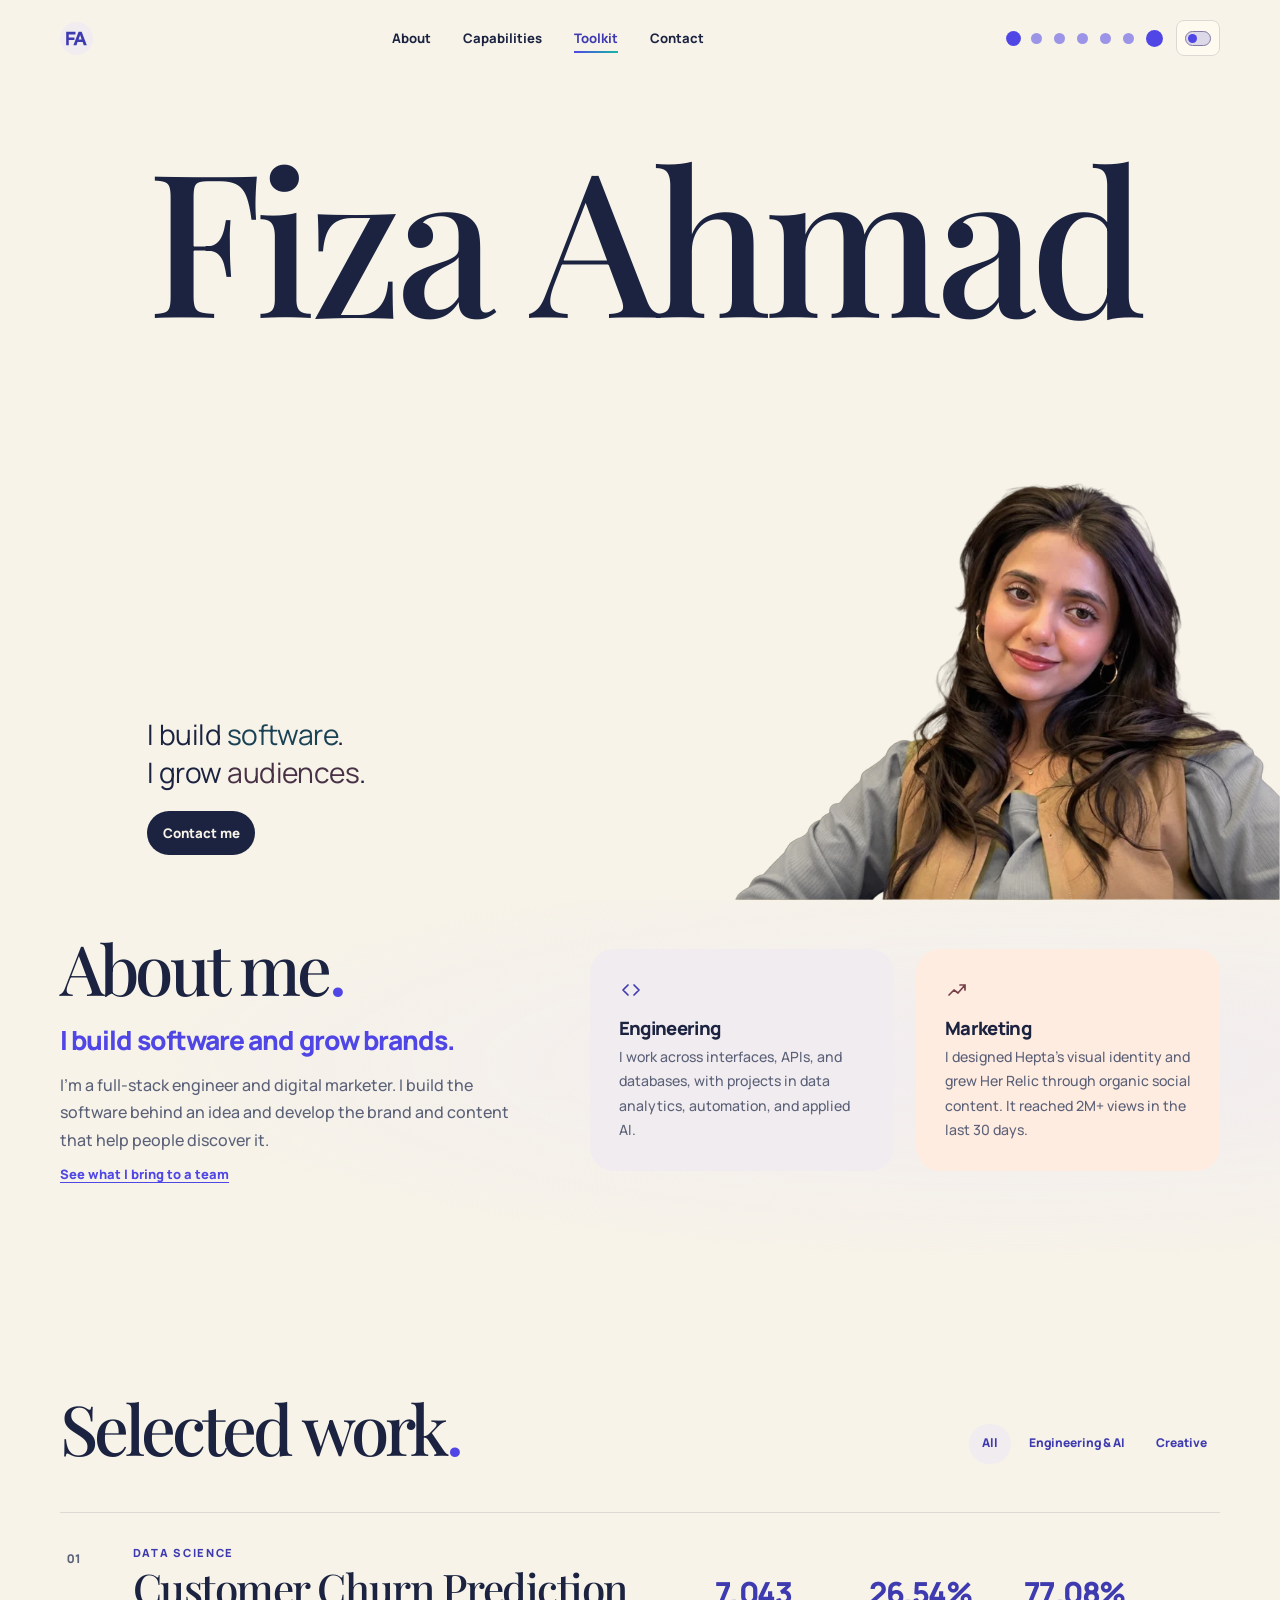
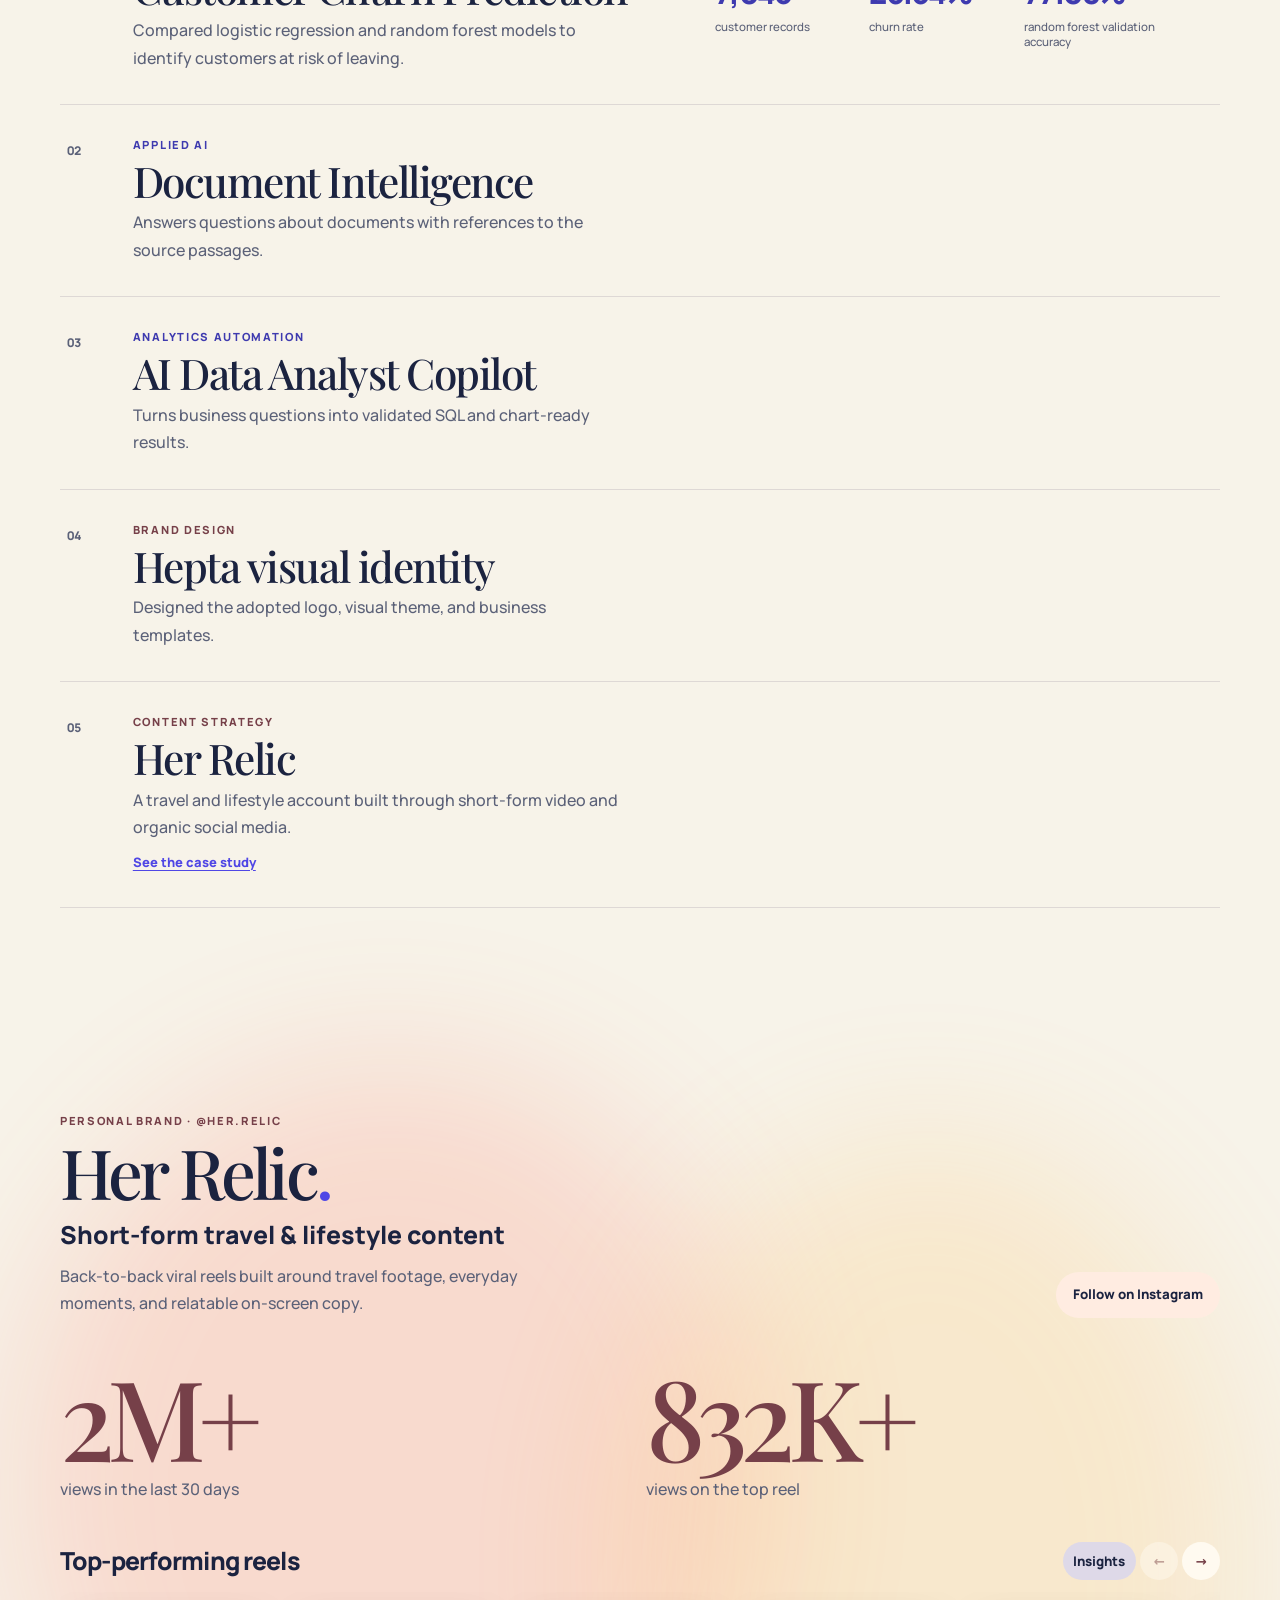
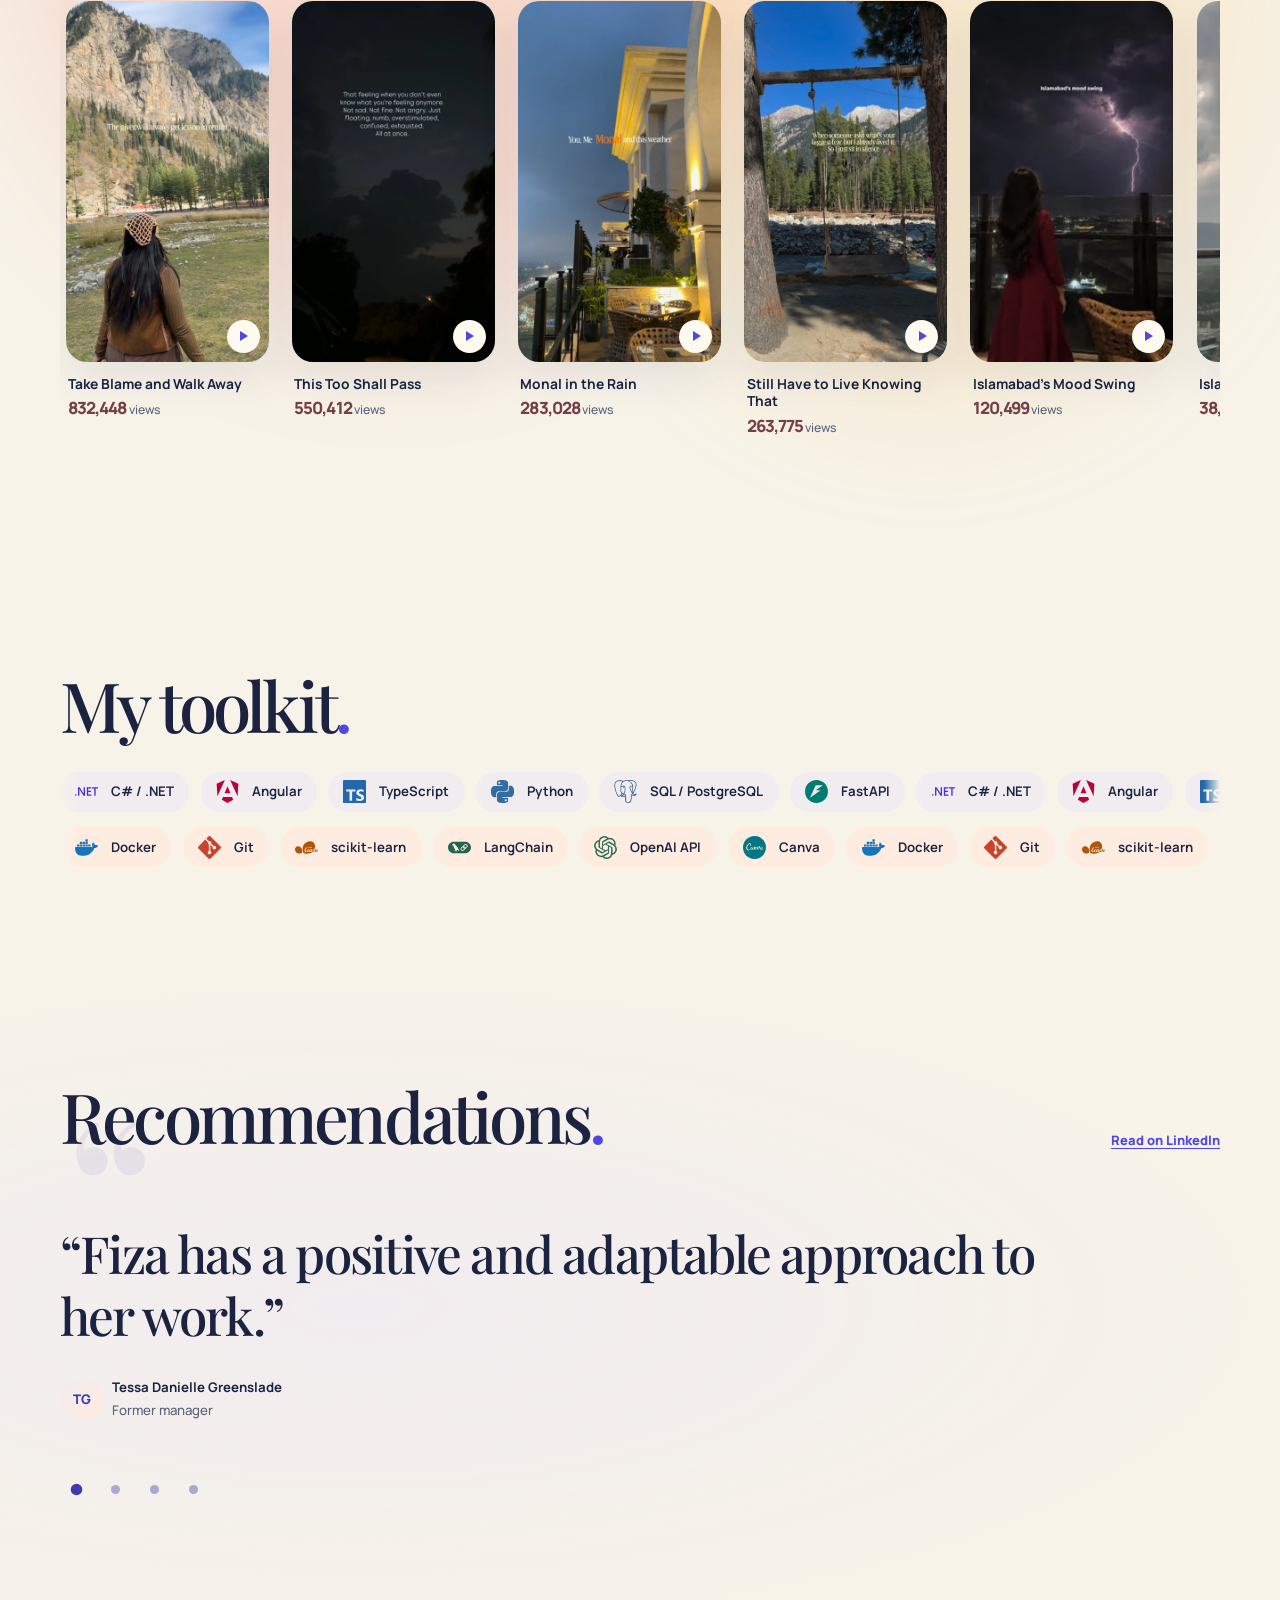
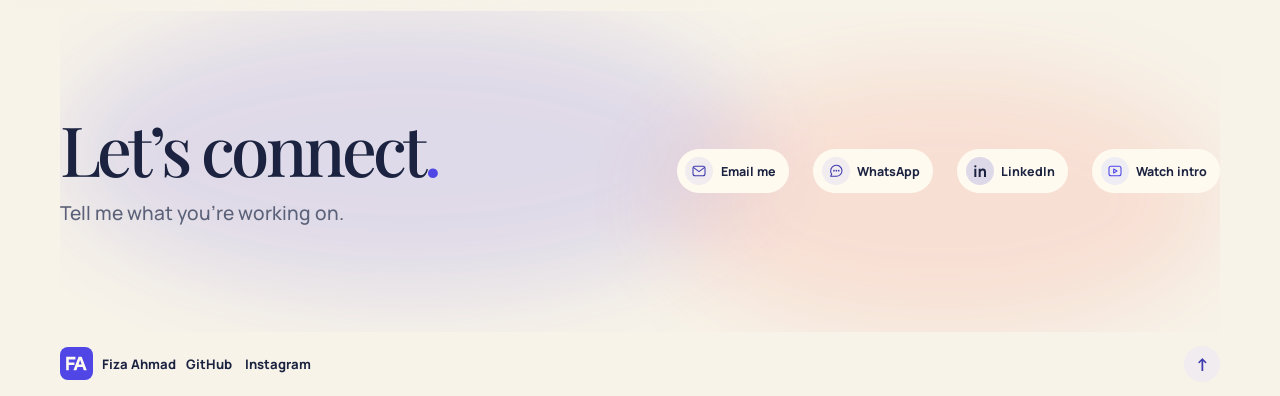
<file: index.html>
<!doctype html>
<html lang="en">
<head>
  <meta charset="utf-8">
  <meta name="viewport" content="width=device-width, initial-scale=1">
  <meta name="description" content="Fiza Ahmad is a full-stack engineer and digital marketer. Explore her software, data and AI projects and the Her Relic social media case study.">
  <meta name="theme-color" content="#f7f3e9">
  <title>Fiza Ahmad | Full-Stack Engineer &amp; Digital Marketer</title>
  <link rel="icon" href="fa.svg" type="image/svg+xml">
  <script src="theme.js?v=44"></script>
  <link rel="stylesheet" href="styles.css?v=43">
  <link rel="stylesheet" href="flow.css?v=50">
  <script src="portfolio.js?v=46" defer></script>
</head>
<body id="top">
  <a class="skip" href="#main">Skip to content</a>
  <header class="navigation-bar">
    <div class="wrap nav">
      <a class="wordmark" href="#top" aria-label="Fiza Ahmad, home"><span class="monogram" aria-hidden="true"></span></a>
      <nav aria-label="Portfolio index"><a href="#about">About</a><a href="career-highlights.html">Capabilities</a><a href="#skills">Toolkit</a><a href="#contact">Contact</a></nav>
      <div class="appearance-controls">
        <div class="palette-picker" role="group" aria-label="Color palette" hidden>
          <button type="button" data-palette="flow" aria-label="Two sides, one flow" title="Two sides, one flow" aria-pressed="true"></button>
          <button type="button" data-palette="earth" aria-label="Deep burgundy" title="Deep burgundy" aria-pressed="false"></button>
          <button type="button" data-palette="sage" aria-label="Pastel green" title="Pastel green" aria-pressed="false"></button>
          <button type="button" data-palette="navy" aria-label="Navy and pink" title="Navy and pink" aria-pressed="false"></button>
          <button type="button" data-palette="cocoa" aria-label="Cocoa and sky blue" title="Cocoa and sky blue" aria-pressed="false"></button>
          <button type="button" data-palette="poppy" aria-label="Sage and brown" title="Sage and brown" aria-pressed="false"></button>
          <details class="custom-picker">
            <summary title="Try a custom color" aria-label="Try a custom color"></summary>
            <div class="custom-picker-panel">
              <div class="color-plane" tabindex="0" role="group" aria-label="Color area. Use arrow keys to adjust saturation and brightness"><span aria-hidden="true"></span></div>
              <label>Hue <input class="color-hue" type="range" min="0" max="359" value="0"></label>
              <label>HEX <input class="custom-color" type="text" value="#1F0000" maxlength="7" spellcheck="false" autocomplete="off"></label>
            </div>
          </details>
        </div>
        <button class="theme-toggle" type="button" aria-label="Dark mode" aria-pressed="false" hidden><span class="theme-switch" aria-hidden="true"></span></button>
      </div>
    </div>
  </header>
  <main id="main">
    <section class="hero" aria-labelledby="intro">
      <div class="wrap hero-stage">
        <div class="hero-copy">
          <h1 id="intro">Fiza Ahmad</h1>
          <div class="hero-details">
            <p class="hero-hook"><span>I build <em>software</em>.</span> <span>I grow <em>audiences</em>.</span></p>
            <div class="hero-actions">
              <a class="button button-primary" href="#contact">Contact me</a>
            </div>
          </div>
        </div>
        <div class="hero-visual">
          <figure class="portrait">
            <div class="hero-portrait-image">
              <img src="fiza-ahmad-extended-768.webp"
                srcset="fiza-ahmad-extended-420.webp 420w, fiza-ahmad-extended-768.webp 768w, fiza-ahmad-extended-1200.webp 1200w"
                sizes="(max-width: 600px) 68vw, (max-width: 760px) 410px, (max-width: 1280px) 43vw, 550px"
                width="1200" height="1000" alt="Portrait of Fiza Ahmad" fetchpriority="high">
            </div>
          </figure>
        </div>
      </div>
    </section>
    <section class="about-section" id="about" aria-labelledby="about-title">
      <div class="wrap section about">
        <div data-reveal>
          <h2 id="about-title">About me<span>.</span></h2>
          <p class="about-lead">I build software and grow brands.</p>
          <p>I’m a full-stack engineer and digital marketer. I build the software behind an idea and develop the brand and content that help people discover it.</p>
          <a class="text-link" href="career-highlights.html">See what I bring to a team</a>
        </div>
        <div class="about-disciplines">
          <article data-reveal><span class="discipline-icon" aria-hidden="true"><svg width="24" height="24" viewBox="0 0 24 24" fill="none" stroke="currentColor" stroke-width="1.7" stroke-linecap="round" stroke-linejoin="round"><path d="m9 7-5 5 5 5m6-10 5 5-5 5"/></svg></span><h3>Engineering</h3><p>I work across interfaces, APIs, and databases, with projects in data analytics, automation, and applied AI.</p></article>
          <article data-reveal><span class="discipline-icon" aria-hidden="true"><svg width="24" height="24" viewBox="0 0 24 24" fill="none" stroke="currentColor" stroke-width="1.7" stroke-linecap="round" stroke-linejoin="round"><path d="M4 17l5-5 4 3 7-8m-5 0h5v5"/></svg></span><h3>Marketing</h3><p>I designed Hepta’s visual identity and grew Her Relic through organic social content. It reached 2M+ views in the last 30 days.</p></article>
        </div>
      </div>
    </section>

    <section class="wrap section" id="work" aria-labelledby="work-title">
      <div class="section-head" data-reveal>
        <h2 id="work-title">Selected work<span>.</span></h2>
        <div class="filters" role="group" aria-label="Filter projects" hidden>
          <button type="button" data-filter="all" aria-pressed="true">All</button>
          <button type="button" data-filter="technical" aria-pressed="false">Engineering &amp; AI</button>
          <button type="button" data-filter="creative" aria-pressed="false">Creative</button>
        </div>
      </div>
      <p id="filter-status" class="sr-only" role="status"></p>
      <div class="projects">
        <article class="project project-feature" data-reveal data-category="technical"><span class="project-number" aria-hidden="true">01</span>
          <div class="project-summary"><p class="eyebrow">Data science</p><h3>Customer Churn Prediction</h3><p>Compared logistic regression and random forest models to identify customers at risk of leaving.</p></div>
          <dl class="project-stats" aria-label="Customer Churn Prediction metrics"><div><dt data-count="7043">7,043</dt><dd>customer records</dd></div><div><dt data-count="26.54">26.54%</dt><dd>churn rate</dd></div><div><dt data-count="77.08">77.08%</dt><dd>random forest validation accuracy</dd></div></dl>
        <span class="project-arrow" aria-hidden="true">↗</span></article>
        <article class="project" data-reveal data-category="technical"><span class="project-number" aria-hidden="true">02</span><div class="project-summary"><p class="eyebrow">Applied AI</p><h3>Document Intelligence</h3><p>Answers questions about documents with references to the source passages.</p></div><span class="project-arrow" aria-hidden="true">↗</span></article>
        <article class="project" data-reveal data-category="technical"><span class="project-number" aria-hidden="true">03</span><div class="project-summary"><p class="eyebrow">Analytics automation</p><h3>AI Data Analyst Copilot</h3><p>Turns business questions into validated SQL and chart-ready results.</p></div><span class="project-arrow" aria-hidden="true">↗</span></article>
        <article class="project creative-project" data-reveal data-category="creative"><span class="project-number" aria-hidden="true">04</span><div class="project-summary"><p class="eyebrow">Brand design</p><h3>Hepta visual identity</h3><p>Designed the adopted logo, visual theme, and business templates.</p></div><span class="project-arrow" aria-hidden="true">↗</span></article>
        <article class="project creative-project" data-reveal data-category="creative"><span class="project-number" aria-hidden="true">05</span><div class="project-summary"><p class="eyebrow">Content strategy</p><h3>Her Relic</h3><p>A travel and lifestyle account built through short-form video and organic social media.</p><a class="text-link" href="#her-relic">See the case study</a></div><span class="project-arrow" aria-hidden="true">↗</span></article>
      </div>
    </section>

    <section class="brand section" id="her-relic" aria-labelledby="brand-title">
      <div class="wrap">
        <div class="brand-head" data-reveal>
          <div><p class="eyebrow">Personal brand · @her.relic</p><h2 id="brand-title">Her Relic<span>.</span></h2><p class="niche">Short-form travel &amp; lifestyle content</p><p class="brand-copy">Back-to-back viral reels built around travel footage, everyday moments, and relatable on-screen copy.</p></div>
          <a href="https://www.instagram.com/her.relic/" class="button button-secondary" target="_blank" rel="noopener noreferrer">Follow on Instagram</a>
        </div>
        <dl class="brand-stats" data-reveal>
          <div><dt data-count="2">2M+</dt><dd>views in the last 30 days</dd></div>
          <div><dt data-count="832">832K+</dt><dd>views on the top reel</dd></div>
        </dl>
        <div class="reels-head" data-reveal><h3 id="reels-title">Top-performing reels</h3><div class="reels-controls"><button class="button button-secondary reels-toggle" type="button" aria-expanded="false" aria-controls="reel-metrics-1 reel-metrics-2 reel-metrics-3 reel-metrics-4 reel-metrics-5 reel-metrics-6" hidden>Insights</button><button class="button carousel-arrow" type="button" data-step="-1" aria-label="Previous reel" aria-controls="reels-track" hidden>←</button><button class="button carousel-arrow" type="button" data-step="1" aria-label="Next reel" aria-controls="reels-track" hidden>→</button></div></div>
        <div class="reels" id="reels-track" role="region" aria-roledescription="carousel" aria-labelledby="reels-title" tabindex="0">
          <article class="reel">
            <a class="reel-cover" href="https://www.instagram.com/reel/DfUJY_1sYJB/" target="_blank" rel="noopener noreferrer" aria-label="Watch Take Blame and Walk Away on Instagram"><img src="reel-walk-away.webp" alt="" width="456" height="810" loading="lazy"><span class="reel-play"><span class="play-icon"></span></span></a>
            <div class="reel-meta"><h4>Take Blame and Walk Away</h4><p class="reel-result"><strong>832,448</strong> views</p>
              <dl class="reel-insights" id="reel-metrics-1">
              <div><dt>Views</dt><dd>832,448</dd></div>
              <div><dt>Viewers</dt><dd>543,142</dd></div>
              <div><dt>Likes</dt><dd>61.7K</dd></div>
              <div><dt>Comments</dt><dd>77</dd></div>
              <div><dt>Reposts</dt><dd>3.7K</dd></div>
              <div><dt>Sends</dt><dd>7K</dd></div>
              <div><dt>Saves</dt><dd>10K</dd></div>
              <div><dt>Follows</dt><dd>172</dd></div>
              <div><dt>Avg. watch time</dt><dd>5s</dd></div>
              <div><dt>Skip rate</dt><dd>43.3%</dd></div>
              </dl>
            </div>
          </article>
          <article class="reel">
            <a class="reel-cover" href="https://www.instagram.com/reel/DazhohKM2uZ/" target="_blank" rel="noopener noreferrer" aria-label="Watch This Too Shall Pass on Instagram"><img src="reel-this-too.webp" alt="" width="456" height="810" loading="lazy"><span class="reel-play"><span class="play-icon"></span></span></a>
            <div class="reel-meta"><h4>This Too Shall Pass</h4><p class="reel-result"><strong>550,412</strong> views</p>
              <dl class="reel-insights" id="reel-metrics-2">
              <div><dt>Views</dt><dd>550,412</dd></div>
              <div><dt>Viewers</dt><dd>332,518</dd></div>
              <div><dt>Likes</dt><dd>16.8K</dd></div>
              <div><dt>Comments</dt><dd>11</dd></div>
              <div><dt>Reposts</dt><dd>1.6K</dd></div>
              <div><dt>Sends</dt><dd>7K</dd></div>
              <div><dt>Saves</dt><dd>3.8K</dd></div>
              <div><dt>Follows</dt><dd>73</dd></div>
              <div><dt>Avg. watch time</dt><dd>4s</dd></div>
              <div><dt>Skip rate</dt><dd>52.7%</dd></div>
              </dl>
            </div>
          </article>
          <article class="reel">
            <a class="reel-cover" href="https://www.instagram.com/reel/De3_5uhMVm4/" target="_blank" rel="noopener noreferrer" aria-label="Watch Monal in the Rain on Instagram"><img src="reel-monal.webp" alt="" width="456" height="810" loading="lazy"><span class="reel-play"><span class="play-icon"></span></span></a>
            <div class="reel-meta"><h4>Monal in the Rain</h4><p class="reel-result"><strong>283,028</strong> views</p>
              <dl class="reel-insights" id="reel-metrics-3">
              <div><dt>Views</dt><dd>283,028</dd></div>
              <div><dt>Viewers</dt><dd>213,580</dd></div>
              <div><dt>Likes</dt><dd>15.7K</dd></div>
              <div><dt>Comments</dt><dd>106</dd></div>
              <div><dt>Reposts</dt><dd>768</dd></div>
              <div><dt>Sends</dt><dd>5.8K</dd></div>
              <div><dt>Saves</dt><dd>1.4K</dd></div>
              <div><dt>Follows</dt><dd>90</dd></div>
              <div><dt>Avg. watch time</dt><dd>6s</dd></div>
              <div><dt>Skip rate</dt><dd>Unavailable</dd></div>
              </dl>
            </div>
          </article>
          <article class="reel">
            <a class="reel-cover" href="https://www.instagram.com/reel/DfgTytMO_Md/" target="_blank" rel="noopener noreferrer" aria-label="Watch Still Have to Live Knowing That on Instagram"><img src="reel-knowing.webp" alt="" width="456" height="810" loading="lazy"><span class="reel-play"><span class="play-icon"></span></span></a>
            <div class="reel-meta"><h4>Still Have to Live Knowing That</h4><p class="reel-result"><strong>263,775</strong> views</p>
              <dl class="reel-insights" id="reel-metrics-4">
              <div><dt>Views</dt><dd>263,775</dd></div>
              <div><dt>Viewers</dt><dd>189,020</dd></div>
              <div><dt>Likes</dt><dd>21.7K</dd></div>
              <div><dt>Comments</dt><dd>14</dd></div>
              <div><dt>Reposts</dt><dd>1.9K</dd></div>
              <div><dt>Sends</dt><dd>4.5K</dd></div>
              <div><dt>Saves</dt><dd>3.4K</dd></div>
              <div><dt>Follows</dt><dd>46</dd></div>
              <div><dt>Avg. watch time</dt><dd>6s</dd></div>
              <div><dt>Skip rate</dt><dd>38.6%</dd></div>
              </dl>
            </div>
          </article>
          <article class="reel">
            <a class="reel-cover" href="https://www.instagram.com/reel/DfoTBj5Mnzd/" target="_blank" rel="noopener noreferrer" aria-label="Watch Islamabad’s Mood Swing on Instagram"><img src="reel-islamabad-mood-swing.webp" alt="" width="229" height="408" loading="lazy"><span class="reel-play"><span class="play-icon"></span></span></a>
            <div class="reel-meta"><h4>Islamabad’s Mood Swing</h4><p class="reel-result"><strong>120,499</strong> views</p>
              <dl class="reel-insights" id="reel-metrics-5">
                <div><dt>Views</dt><dd>120,499</dd></div>
                <div><dt>Viewers</dt><dd>95,716</dd></div>
                <div><dt>Likes</dt><dd>7.7K</dd></div>
                <div><dt>Comments</dt><dd>12</dd></div>
                <div><dt>Reposts</dt><dd>378</dd></div>
                <div><dt>Sends</dt><dd>766</dd></div>
                <div><dt>Saves</dt><dd>753</dd></div>
                <div><dt>Follows</dt><dd>34</dd></div>
                <div><dt>Avg. watch time</dt><dd>8s</dd></div>
                <div><dt>Skip rate</dt><dd>43.3%</dd></div>
              </dl>
            </div>
          </article>
          <article class="reel">
            <a class="reel-cover" href="https://www.instagram.com/reel/DdrYwjkuyf8/" target="_blank" rel="noopener noreferrer" aria-label="Watch Islamabad’s Random 4 PM on Instagram"><img src="reel-islamabad-4pm.webp" alt="" width="229" height="408" loading="lazy"><span class="reel-play"><span class="play-icon"></span></span></a>
            <div class="reel-meta"><h4>Islamabad’s Random 4 PM</h4><p class="reel-result"><strong>38,941</strong> views</p>
              <dl class="reel-insights" id="reel-metrics-6">
                <div><dt>Views</dt><dd>38,941</dd></div>
                <div><dt>Viewers</dt><dd>30,437</dd></div>
                <div><dt>Likes</dt><dd>2.5K</dd></div>
                <div><dt>Comments</dt><dd>14</dd></div>
                <div><dt>Reposts</dt><dd>86</dd></div>
                <div><dt>Sends</dt><dd>361</dd></div>
                <div><dt>Saves</dt><dd>144</dd></div>
                <div><dt>Follows</dt><dd>34</dd></div>
                <div><dt>Avg. watch time</dt><dd>6s</dd></div>
              </dl>
            </div>
          </article>
        </div>
      </div>
    </section>

    <section class="wrap section" id="skills" aria-labelledby="skills-title">
      <div class="section-head" data-reveal><h2 id="skills-title">My toolkit<span>.</span></h2></div>
      <div class="tool-flow-viewport toolkit-viewport" data-reveal role="region" aria-label="Toolkit skills, row 1" tabindex="0">
        <div class="tool-flow-track">
          <ul class="toolkit-skills">
            <li><img src="dotnet.svg" alt="" width="26" height="26" loading="lazy">C# / .NET</li>
            <li><img src="angular.svg" alt="" width="26" height="26" loading="lazy">Angular</li>
            <li><img src="typescript.svg" alt="" width="26" height="26" loading="lazy">TypeScript</li>
            <li><img src="python.svg" alt="" width="26" height="26" loading="lazy">Python</li>
            <li><img src="postgresql.svg" alt="" width="26" height="26" loading="lazy">SQL / PostgreSQL</li>
            <li><img src="fastapi.svg" alt="" width="26" height="26" loading="lazy">FastAPI</li>
          </ul>
        </div>
      </div>
      <div class="tool-flow-viewport toolkit-viewport" data-reveal role="region" aria-label="Toolkit skills, row 2" tabindex="0">
        <div class="tool-flow-track">
          <ul class="toolkit-skills">
            <li><img src="docker.svg" alt="" width="26" height="26" loading="lazy">Docker</li>
            <li><img src="git.svg" alt="" width="26" height="26" loading="lazy">Git</li>
            <li><img src="scikitlearn.svg" alt="" width="26" height="26" loading="lazy">scikit-learn</li>
            <li><img src="langchain.svg" alt="" width="26" height="26" loading="lazy">LangChain</li>
            <li><img src="openai.svg" alt="" width="26" height="26" loading="lazy">OpenAI API</li>
            <li><img src="canva.svg" alt="" width="26" height="26" loading="lazy">Canva</li>
          </ul>
        </div>
      </div>
      <p class="more-skills sr-only">C# / .NET · Angular · TypeScript · SQL · Git · Python · Selenium WebDriver · Pandas · Excel · FastAPI · Canva · Adobe Illustrator · CapCut · Instagram Insights · Upwork · SQL / PostgreSQL · Docker · scikit-learn · LangChain · OpenAI API · SQL Server · LangGraph · RAG</p>
    </section>

    <section class="recommendations section" id="recommendations" aria-labelledby="recommendations-title">
      <div class="wrap">
        <div class="section-head" data-reveal><h2 id="recommendations-title">Recommendations<span>.</span></h2><a class="text-link" href="https://www.linkedin.com/in/fiza-ahmad/details/recommendations/?detailScreenTabIndex=0" target="_blank" rel="noopener noreferrer">Read on LinkedIn</a></div>
        <div class="quote-grid" data-reveal role="region" aria-roledescription="carousel" aria-labelledby="recommendations-title">
          <figure><blockquote>“Fiza has a positive and adaptable approach to her work.”</blockquote><figcaption><span class="initials" aria-hidden="true">TG</span><div><strong>Tessa Danielle Greenslade</strong><span>Former manager</span></div></figcaption></figure>
          <figure><blockquote>“She has contributed to the club within and beyond her domain.”</blockquote><figcaption><span class="initials" aria-hidden="true">MN</span><div><strong>Maaz Ali Nadeem</strong><span>Google Developer Student Clubs, FAST Islamabad</span></div></figcaption></figure>
          <figure><blockquote>“From the start, she demonstrated strong SQL and debugging skills.”</blockquote><figcaption><span class="initials" aria-hidden="true">HT</span><div><strong>Hassan Tariq</strong><span>CEO, Hepta Software Solutions</span></div></figcaption></figure>
          <figure><blockquote>“She is someone who delivers on her commitments and consistently takes ownership of her work.”</blockquote><figcaption><span class="initials" aria-hidden="true">MK</span><div><strong>Maryam Kamal</strong><span>Former teammate</span></div></figcaption></figure>
        </div>
        <div class="quote-controls" aria-label="Recommendation controls" hidden>
          <div class="quote-dots" role="group" aria-label="Choose a recommendation"></div>
        </div>
      </div>
    </section>

    <section class="wrap section contact" id="contact" aria-labelledby="contact-title">
      <div class="contact-intro" data-reveal>
        <h2 id="contact-title">Let’s connect<span>.</span></h2>
        <p>Tell me what you’re working on.</p>
      </div>
      <div class="contact-channels" data-reveal>
        <a class="contact-link" href="mailto:f1zaahmad449@gmail.com">
          <span class="contact-icon" aria-hidden="true"><svg viewBox="0 0 24 24" fill="none" stroke="currentColor" stroke-width="1.6" stroke-linecap="round" stroke-linejoin="round"><rect x="3" y="5" width="18" height="14" rx="3"/><path d="m4 7 8 6 8-6"/></svg></span>
          <span>Email me</span>
        </a>
        <a class="contact-link" href="https://wa.me/923090732287" target="_blank" rel="noopener noreferrer">
          <span class="contact-icon" aria-hidden="true"><svg viewBox="0 0 24 24" fill="none" stroke="currentColor" stroke-width="1.6" stroke-linecap="round" stroke-linejoin="round"><path d="M21 11.5a8.5 8.5 0 0 1-8.5 8.5H4l1.5-3.4A8.5 8.5 0 1 1 21 11.5Z"/><path d="M9 11.5h.01m3.5 0h.01m3.5 0h.01" stroke-width="2.5"/></svg></span>
          <span>WhatsApp</span>
        </a>
        <a class="contact-link contact-link--linkedin" href="https://www.linkedin.com/in/fiza-ahmad/">
          <span class="contact-icon" aria-hidden="true"><svg viewBox="0 0 24 24" fill="currentColor"><circle cx="5" cy="5" r="1.7"/><path d="M3.5 8.5h3V21h-3zM10 8.5h3v1.7c.8-1.2 2-1.9 3.5-1.9 2.7 0 4.5 1.8 4.5 5V21h-3v-7.2c0-1.7-.8-2.6-2.2-2.6-1.6 0-2.8 1.2-2.8 2.9V21h-3z"/></svg></span>
          <span>LinkedIn</span>
        </a>
        <a class="contact-link contact-link--watch" href="https://www.loom.com/share/9e3dbeb758ba4bdb941c1a7d6cf2857f" target="_blank" rel="noopener noreferrer">
          <span class="contact-icon" aria-hidden="true"><svg viewBox="0 0 24 24" fill="none" stroke="currentColor" stroke-width="1.6" stroke-linejoin="round"><rect x="3" y="5" width="18" height="14" rx="3"/><path d="m10 9 5 3-5 3z"/></svg></span>
          <span>Watch intro</span>
        </a>
      </div>
    </section>
  </main>
  <footer><div class="wrap footer"><a class="wordmark" href="#top"><span class="monogram" aria-hidden="true"></span> Fiza Ahmad</a><div><a href="https://github.com/Fizaaahmad/">GitHub</a><a href="https://www.instagram.com/her.relic/">Instagram</a></div><a class="back-top" href="#top" aria-label="Back to top">↑</a></div></footer>
</body>
</html>
</file>
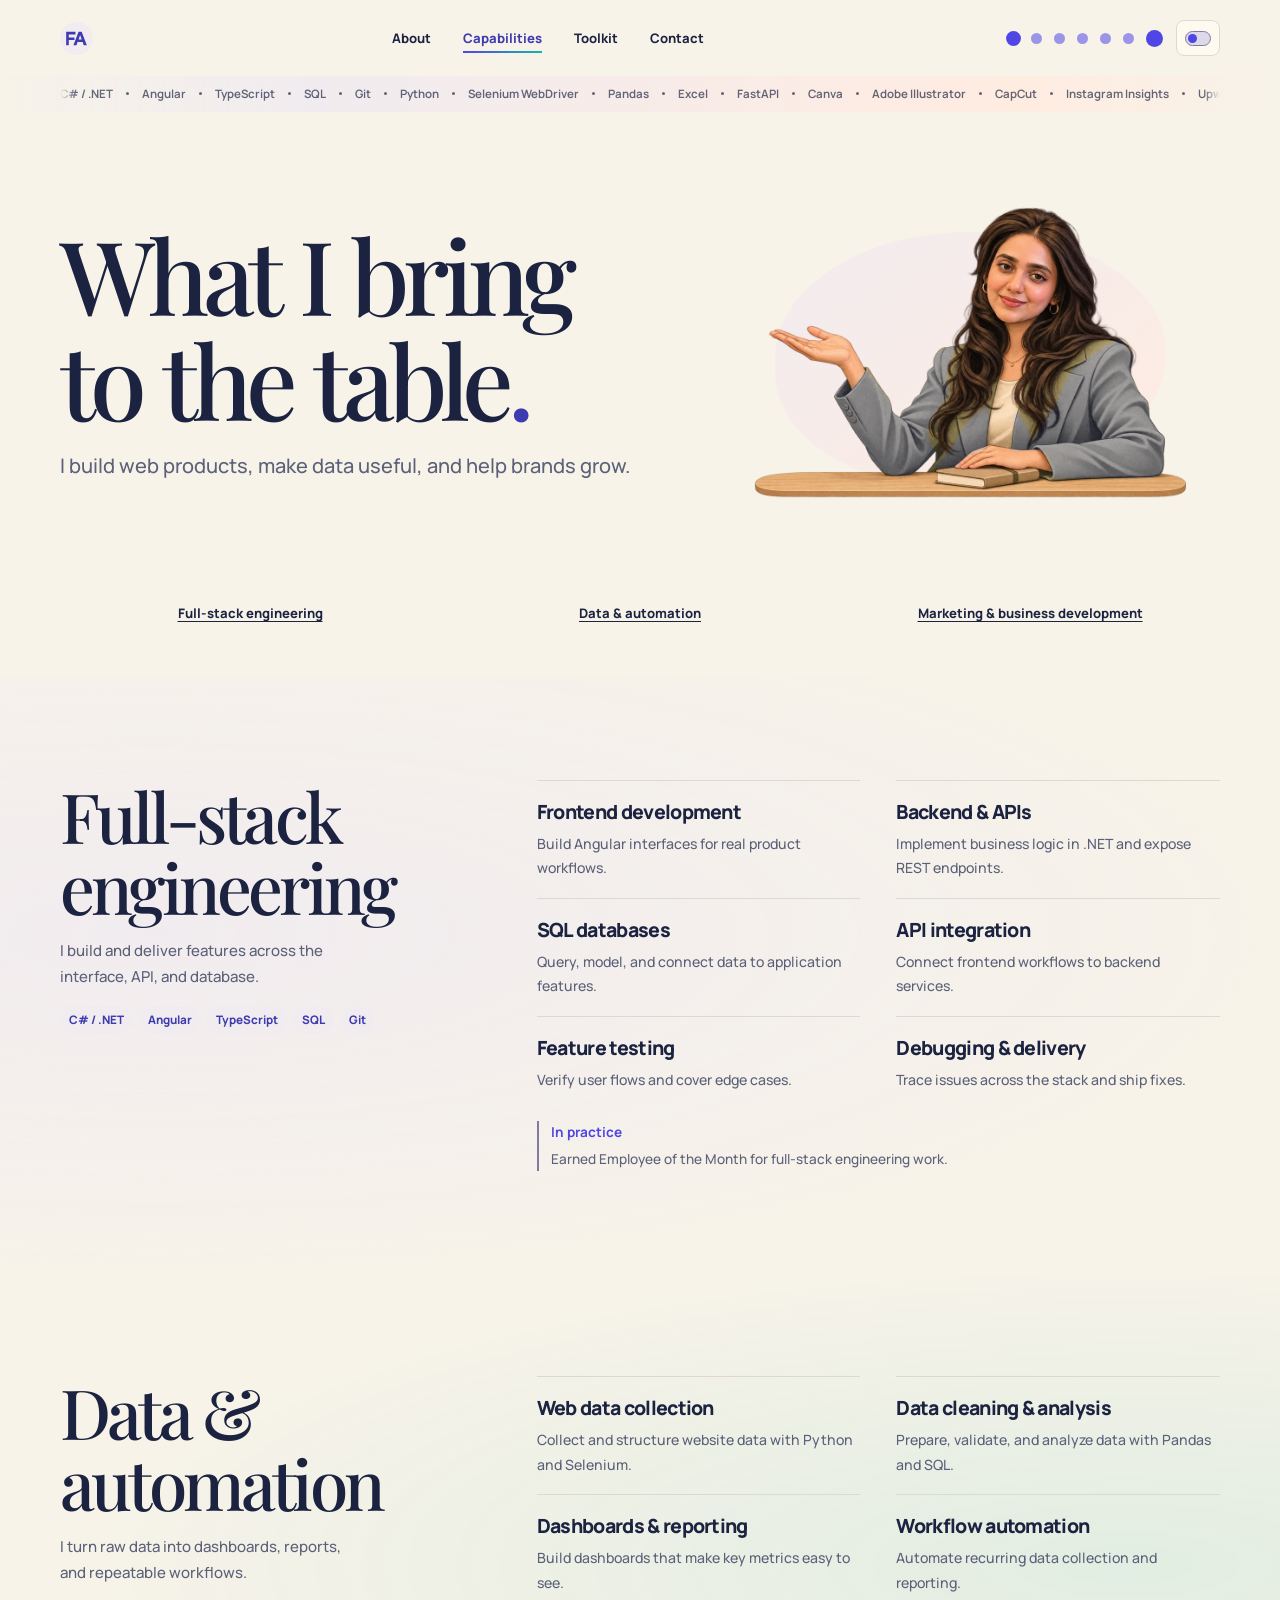
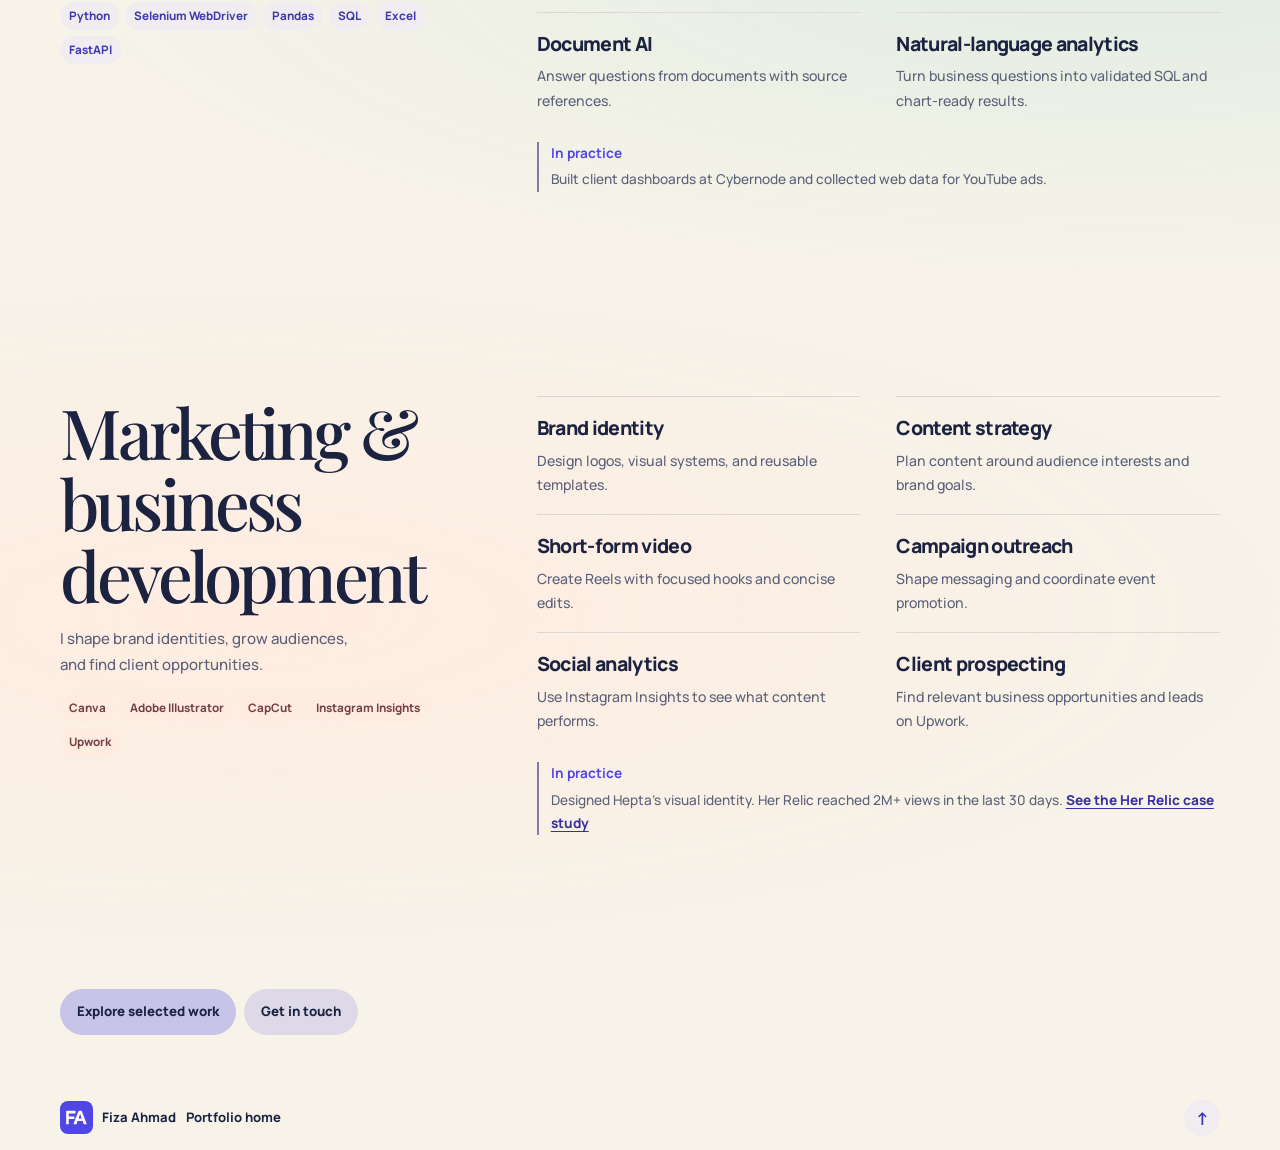
<file: career-highlights.html>
<!doctype html>
<html lang="en">
<head>
  <meta charset="utf-8">
  <meta name="viewport" content="width=device-width, initial-scale=1">
  <meta name="description" content="What Fiza Ahmad brings to a team across full-stack engineering, data and automation, and marketing and business development.">
  <meta name="theme-color" content="#f7f3e9">
  <title>Capabilities | Fiza Ahmad</title>
  <link rel="icon" href="fa.svg" type="image/svg+xml">
  <script src="theme.js?v=44"></script>
  <link rel="stylesheet" href="styles.css?v=43">
  <link rel="stylesheet" href="flow.css">
  <script src="portfolio.js?v=44" defer></script>
</head>
<body id="top">
  <a class="skip" href="#main">Skip to content</a>
  <header class="navigation-bar">
    <div class="wrap nav">
      <a class="wordmark" href="./" aria-label="Fiza Ahmad, home"><span class="monogram" aria-hidden="true"></span></a>
      <nav aria-label="Portfolio index"><a href="./#about">About</a><a href="career-highlights.html" aria-current="page">Capabilities</a><a href="./#skills">Toolkit</a><a href="./#contact">Contact</a></nav>
      <div class="appearance-controls">
        <div class="palette-picker" role="group" aria-label="Color palette" hidden>
          <button type="button" data-palette="flow" aria-label="Two sides, one flow" title="Two sides, one flow" aria-pressed="true"></button>
          <button type="button" data-palette="earth" aria-label="Deep burgundy" title="Deep burgundy" aria-pressed="false"></button>
          <button type="button" data-palette="sage" aria-label="Pastel green" title="Pastel green" aria-pressed="false"></button>
          <button type="button" data-palette="navy" aria-label="Navy and pink" title="Navy and pink" aria-pressed="false"></button>
          <button type="button" data-palette="cocoa" aria-label="Cocoa and sky blue" title="Cocoa and sky blue" aria-pressed="false"></button>
          <button type="button" data-palette="poppy" aria-label="Sage and brown" title="Sage and brown" aria-pressed="false"></button>
          <details class="custom-picker">
            <summary title="Try a custom color" aria-label="Try a custom color"></summary>
            <div class="custom-picker-panel">
              <div class="color-plane" tabindex="0" role="group" aria-label="Color area. Use arrow keys to adjust saturation and brightness"><span aria-hidden="true"></span></div>
              <label>Hue <input class="color-hue" type="range" min="0" max="359" value="0"></label>
              <label>HEX <input class="custom-color" type="text" value="#1F0000" maxlength="7" spellcheck="false" autocomplete="off"></label>
            </div>
          </details>
        </div>
        <button class="theme-toggle" type="button" aria-label="Dark mode" aria-pressed="false" hidden><span class="theme-switch" aria-hidden="true"></span></button>
      </div>
    </div>
  </header>

  <main id="main" class="capabilities">
    <div class="tool-flow">
      <div class="wrap tool-flow-viewport" role="region" aria-label="Tools" tabindex="0">
      <div class="tool-flow-track">
        <ul><li>C# / .NET</li><li>Angular</li><li>TypeScript</li><li>SQL</li><li>Git</li><li>Python</li><li>Selenium WebDriver</li><li>Pandas</li><li>Excel</li><li>FastAPI</li><li>Canva</li><li>Adobe Illustrator</li><li>CapCut</li><li>Instagram Insights</li><li>Upwork</li></ul>
        <ul class="tool-flow-repeat" aria-hidden="true"><li>C# / .NET</li><li>Angular</li><li>TypeScript</li><li>SQL</li><li>Git</li><li>Python</li><li>Selenium WebDriver</li><li>Pandas</li><li>Excel</li><li>FastAPI</li><li>Canva</li><li>Adobe Illustrator</li><li>CapCut</li><li>Instagram Insights</li><li>Upwork</li></ul>
      </div>
      </div>
    </div>

    <section class="wrap capability-intro" aria-labelledby="capabilities-title">
      <div class="capability-intro-copy" data-reveal>
        <h1 id="capabilities-title">What I bring<br>to the table<span>.</span></h1>
        <p>I build web products, make data useful, and help brands grow.</p>
      </div>
      <figure class="capability-portrait" data-reveal>
        <img src="fiza-at-the-table.webp" width="1050" height="700" alt="Illustration of Fiza Ahmad at a desk, gesturing toward the heading" fetchpriority="high">
      </figure>
    </section>

    <nav class="wrap capability-category-index" data-reveal aria-label="Capability categories">
      <a href="#engineering">Full-stack engineering</a>
      <a href="#data">Data &amp; automation</a>
      <a href="#marketing">Marketing &amp; business development</a>
    </nav>

    <section class="capability-band capability-engineering" id="engineering" aria-labelledby="engineering-title">
      <div class="wrap capability-layout">
        <div class="capability-overview" data-reveal>
          <h2 id="engineering-title">Full-stack<br> engineering</h2>
          <p>I build and deliver features across the interface, API, and database.</p>
          <ul class="skill-tags" aria-label="Engineering tools"><li>C# / .NET</li><li>Angular</li><li>TypeScript</li><li>SQL</li><li>Git</li></ul>
        </div>
        <div class="capability-body" data-reveal>
          <dl class="capability-list">
            <div><dt>Frontend development</dt><dd>Build Angular interfaces for real product workflows.</dd></div>
            <div><dt>Backend &amp; APIs</dt><dd>Implement business logic in .NET and expose REST endpoints.</dd></div>
            <div><dt>SQL databases</dt><dd>Query, model, and connect data to application features.</dd></div>
            <div><dt>API integration</dt><dd>Connect frontend workflows to backend services.</dd></div>
            <div><dt>Feature testing</dt><dd>Verify user flows and cover edge cases.</dd></div>
            <div><dt>Debugging &amp; delivery</dt><dd>Trace issues across the stack and ship fixes.</dd></div>
          </dl>
          <p class="capability-example"><strong>In practice</strong> Earned Employee of the Month for full-stack engineering work.</p>
        </div>
      </div>
    </section>

    <section class="capability-band capability-data" id="data" aria-labelledby="data-title">
      <div class="wrap capability-layout">
        <div class="capability-overview" data-reveal>
          <h2 id="data-title">Data &amp;<br> automation</h2>
          <p>I turn raw data into dashboards, reports, and repeatable workflows.</p>
          <ul class="skill-tags" aria-label="Data and automation tools"><li>Python</li><li>Selenium WebDriver</li><li>Pandas</li><li>SQL</li><li>Excel</li><li>FastAPI</li></ul>
        </div>
        <div class="capability-body" data-reveal>
          <dl class="capability-list">
            <div><dt>Web data collection</dt><dd>Collect and structure website data with Python and Selenium.</dd></div>
            <div><dt>Data cleaning &amp; analysis</dt><dd>Prepare, validate, and analyze data with Pandas and SQL.</dd></div>
            <div><dt>Dashboards &amp; reporting</dt><dd>Build dashboards that make key metrics easy to see.</dd></div>
            <div><dt>Workflow automation</dt><dd>Automate recurring data collection and reporting.</dd></div>
            <div><dt>Document AI</dt><dd>Answer questions from documents with source references.</dd></div>
            <div><dt>Natural-language analytics</dt><dd>Turn business questions into validated SQL and chart-ready results.</dd></div>
          </dl>
          <p class="capability-example"><strong>In practice</strong> Built client dashboards at Cybernode and collected web data for YouTube ads.</p>
        </div>
      </div>
    </section>

    <section class="capability-band capability-marketing" id="marketing" aria-labelledby="marketing-title">
      <div class="wrap capability-layout">
        <div class="capability-overview" data-reveal>
          <h2 id="marketing-title">Marketing &amp;<br> business development</h2>
          <p>I shape brand identities, grow audiences, and find client opportunities.</p>
          <ul class="skill-tags" aria-label="Marketing and business development tools"><li>Canva</li><li>Adobe Illustrator</li><li>CapCut</li><li>Instagram Insights</li><li>Upwork</li></ul>
        </div>
        <div class="capability-body" data-reveal>
          <dl class="capability-list">
            <div><dt>Brand identity</dt><dd>Design logos, visual systems, and reusable templates.</dd></div>
            <div><dt>Content strategy</dt><dd>Plan content around audience interests and brand goals.</dd></div>
            <div><dt>Short-form video</dt><dd>Create Reels with focused hooks and concise edits.</dd></div>
            <div><dt>Campaign outreach</dt><dd>Shape messaging and coordinate event promotion.</dd></div>
            <div><dt>Social analytics</dt><dd>Use Instagram Insights to see what content performs.</dd></div>
            <div><dt>Client prospecting</dt><dd>Find relevant business opportunities and leads on Upwork.</dd></div>
          </dl>
          <p class="capability-example"><strong>In practice</strong> Designed Hepta’s visual identity. Her Relic reached 2M+ views in the last 30 days. <a href="./#her-relic">See the Her Relic case study</a></p>
        </div>
      </div>
    </section>

    <div class="wrap capability-actions" data-reveal>
      <a class="button button-primary" href="./#work">Explore selected work</a>
      <a class="button button-secondary" href="./#contact">Get in touch</a>
    </div>
  </main>
  <footer><div class="wrap footer"><a class="wordmark" href="./"><span class="monogram" aria-hidden="true"></span> Fiza Ahmad</a><a href="./">Portfolio home</a><a class="back-top" href="#top" aria-label="Back to top">↑</a></div></footer>
</body>
</html>
</file>
<file: styles.css>
@font-face {
  font-family: Manrope;
  src: url('manrope.woff2') format('woff2');
  font-weight: 200 800;
  font-display: swap;
}
:root {
  color-scheme: light;
  --bg: #f7f3e9;
  --panel: #fffdf6;
  --line: #cacbb9;
  --text: #272c25;
  --muted: #545b50;
  --accent: #3f5e49;
  --accent-strong: #344d3c;
  --accent-ink: #fffdf6;
  --sage: #e3e9dc;
  --sage-deep: #d8e0d2;
  --sand: #eee5d5;
  --hover: #e7ecdf;
  --frame: #a6b49e;
  --shadow: #35433316;
  --ui-accent: var(--hook, var(--accent));
  --ui-ink: var(--contact-icon-ink, var(--accent-ink));
  --button-label: var(--heading, var(--accent));
  --button-fill: color-mix(in srgb, var(--ui-accent) 28%, var(--bg));
  --ui-tint: color-mix(in srgb, var(--ui-accent) 15%, var(--bg));
  --name-light: color-mix(in srgb, var(--name-color) 86%, white);
  --name-color: color-mix(in srgb, var(--heading, var(--accent)) 82%, black);
  --nav-height: 76px;
  --font: Manrope, system-ui, sans-serif;
}
:root[data-theme="dark"] {
  color-scheme: dark;
  --bg: #1b211b;
  --panel: #242c24;
  --line: #4e5b4e;
  --text: #f1efe4;
  --muted: #c2cbbe;
  --accent: #b9d2b7;
  --accent-strong: #d0e5cc;
  --accent-ink: #202b21;
  --sage: #293629;
  --sage-deep: #324332;
  --sand: #35312a;
  --hover: #354135;
  --frame: #728972;
  --shadow: #080b0860;
}
:root[data-palette="earth"] {
  --bg: #f6eee2;
  --panel: #fff8ee;
  --line: #d7c3ad;
  --text: #33251e;
  --muted: #665044;
  --accent: #2B0808;
  --accent-strong: #1F0000;
  --accent-ink: #fff8ee;
  --sage: #eadcc7;
  --sage-deep: #e2cdb1;
  --sand: #f2dfd2;
  --hover: #f1e4d3;
  --frame: #b49982;
  --shadow: #422b211f;
}
:root[data-palette="earth"][data-theme="dark"] {
  --bg: #241b16;
  --panel: #30241d;
  --line: #634c3d;
  --text: #fff0de;
  --muted: #dcc6b4;
  --accent: #e4b697;
  --accent-strong: #ffd4b5;
  --accent-ink: #302017;
  --sage: #3d2e24;
  --sage-deep: #513a2b;
  --sand: #442923;
  --hover: #473326;
  --frame: #947660;
  --shadow: #130d0960;
}
/* Shared surfaces for the three custom palettes follow their background and heading colors. */
:root:is([data-palette="navy"], [data-palette="cocoa"], [data-palette="poppy"]) {
  --panel: color-mix(in srgb, var(--bg) 65%, white);
  --accent: color-mix(in srgb, var(--heading) 72%, black);
  --accent-strong: color-mix(in srgb, var(--accent) 84%, black);
  --frame: color-mix(in srgb, var(--heading) 58%, var(--bg));
  --line: color-mix(in srgb, var(--heading) 25%, var(--bg));
  --sage: color-mix(in srgb, var(--heading) 12%, var(--bg));
  --sage-deep: color-mix(in srgb, var(--heading) 18%, var(--bg));
  --sand: color-mix(in srgb, var(--hook) 11%, var(--bg));
  --hover: var(--sage);
  --contact-icon-ink: #181411;
}
:root:is([data-palette="navy"], [data-palette="cocoa"], [data-palette="poppy"])[data-theme="dark"] {
  --panel: color-mix(in srgb, var(--bg) 91%, var(--heading));
  --accent: var(--heading);
  --accent-strong: color-mix(in srgb, var(--accent) 75%, white);
  --accent-ink: var(--bg);
}
:root[data-palette="navy"]:not([data-theme="dark"], [data-custom-color]) { --contact-fill: #9D255D; }
:root[data-palette="navy"] {
  --mark-ink: #223D6F;
  --heading: #223D6F;
  --bg: #EEE4DD;
  --hook: #FE5DA8;
}
:root[data-palette="navy"][data-theme="dark"] {
  --heading: #BCD0F8;
  --bg: #142033;
}
:root[data-palette="cocoa"]:not([data-theme="dark"], [data-custom-color]) { --contact-fill: #315D89; }
:root[data-palette="cocoa"] {
  --mark-ink: #3B2418;
  --heading: #3B2418;
  --bg: #F2E8DA;
  --hook: #8EC5FF;
}
:root[data-palette="cocoa"][data-theme="dark"] {
  --heading: #F0CDB2;
  --bg: #261A16;
}
:root[data-palette="poppy"] {
  --mark-ink: #C5D7B1;
  --contact-icon-ink: var(--mark-ink);
  --heading: #9CAF88;
  --bg: #F7F5EF;
  --hook: #3B2418;
}
:root[data-palette="poppy"][data-theme="dark"] {
  --contact-fill: var(--heading);
  --heading: #C5D7B1;
  --bg: #1D251C;
}
*, *::before, *::after { box-sizing: border-box; }
html { scroll-behavior: smooth; scroll-padding-top: var(--nav-height); }
body { margin: 0; background: var(--bg); color: var(--text); font: 500 16px/1.6 var(--font); }
h1, h2, h3, h4, p, figure, dl, dd, blockquote { margin: 0; }
h1, h2, h3, h4 { color: var(--heading, var(--text)); }
h1, h2, h3 { line-height: 1.06; letter-spacing: -.055em; font-weight: 800; }
h2 { font-size: clamp(2.6rem, 5.75vw, 5rem); }
h3 { font-size: clamp(1.36rem, 2.4vw, 2rem); }
p { color: var(--muted); }
h2 span { color: var(--ui-accent); }
.text-link { color: var(--accent); }
a { color: inherit; text-underline-offset: .2em; }
a:hover { text-decoration-thickness: 2px; }
button { font: inherit; }
:focus-visible { outline: 2px solid var(--accent); outline-offset: 5px; }
[hidden] { display: none !important; }
.wrap { width: min(1170px, calc(100% - 88px)); margin-inline: auto; }
.eyebrow { color: var(--accent); font-size: .7rem; font-weight: 800; line-height: 1.5; text-transform: uppercase; letter-spacing: .15em; }
.sr-only, .skip:not(:focus) { position: absolute; width: 1px; height: 1px; margin: -1px; overflow: hidden; clip-path: inset(50%); white-space: nowrap; }
.skip:focus { position: fixed; z-index: 3; top: 12px; left: 12px; background: var(--accent); color: var(--accent-ink); padding: 10px 16px; }
.navigation-bar { position: sticky; top: 0; z-index: 2; border-bottom: 1px solid var(--line); background: var(--bg); }
.nav, .footer { min-height: var(--nav-height); display: flex; align-items: center; justify-content: space-between; gap: 16px; }
.wordmark { display: inline-flex; align-items: center; gap: 9px; font-size: .87rem; font-weight: 800; text-decoration: none; white-space: nowrap; }
.monogram { display: grid; place-items: center; flex: 0 0 auto; width: 33px; height: 33px; border-radius: 8px; background: var(--ui-accent); }
.navigation-bar .monogram { border-radius: 40px; background: var(--button-fill); }
.navigation-bar .monogram::before { background: var(--button-label); }
.monogram::before { content: ''; width: 100%; height: 100%; background: var(--mark-ink, var(--accent-ink)); mask: url('fa-letters.svg') center / contain no-repeat; }
nav { display: flex; flex-wrap: wrap; justify-content: center; gap: clamp(12px, 2.5vw, 32px); }
nav a, .footer a { font-size: .82rem; font-weight: 750; text-decoration: none; }
nav a:hover, .footer a:hover { color: var(--accent); }
nav a { padding-block: 4px; }
nav a:hover { text-decoration: underline; }
.theme-toggle { display: inline-grid; place-items: center; inline-size: 44px; block-size: 36px; border: 1px solid var(--line); border-radius: 8px; padding: 0; background: var(--panel); cursor: pointer; }
.theme-toggle:hover { background: var(--hover); }
.theme-switch { position: relative; width: 26px; height: 15px; border: 1px solid var(--frame); border-radius: 20px; background: var(--ui-tint); }
.theme-switch::after { content: ''; position: absolute; top: 2px; left: 2px; width: 9px; height: 9px; border-radius: 50%; background: var(--ui-accent); transition: transform .2s ease; }
.theme-toggle[aria-pressed="true"] .theme-switch::after { transform: translateX(11px); }
.hero { --hero-gutter: max(44px, calc((100% - 1170px) / 2)); --hero-overlap: clamp(78px, 10.5vw, 148px); display: grid; isolation: isolate; align-content: end; min-height: min(calc(100svh - var(--nav-height)), 760px); padding-top: clamp(24px, 4vw, 64px); }
h1 { font: 400 clamp(4rem, 8vw, 8.15rem)/.94 Georgia, serif; letter-spacing: -.061em; word-spacing: .035em; margin: 0 0 30px -.05em; }
.hero h1 { position: relative; z-index: 0; padding-inline-start: var(--hero-gutter); color: var(--name-color); font: 400 clamp(4.1rem, 16vw, 16.5rem)/.98 Georgia, serif; letter-spacing: -.064em; word-spacing: .04em; margin: 0; }
.appearance-controls { display: flex; align-items: center; gap: 8px; }
.palette-picker { display: flex; align-items: center; }
.palette-picker button { display: grid; inline-size: 28px; block-size: 36px; place-items: center; border: 0; padding: 0; background: none; cursor: pointer; }
.palette-picker button::before { content: ''; width: 11px; height: 11px; opacity: .55; border-radius: 50%; background-color: var(--ui-accent); transition: transform .2s ease; }
.palette-picker button[aria-pressed="true"]::before { opacity: 1; transform: scale(1.35); }
.palette-picker button:hover::before { opacity: 1; }
.palette-picker button:focus-visible { outline-offset: -1px; border-radius: 50%; }
.hero-stage { display: grid; grid-template-columns: minmax(0, 1fr) minmax(0, 1.85fr); align-items: end; gap: clamp(12px, 2vw, 36px); padding-inline-start: var(--hero-gutter); position: relative; z-index: 1; margin-top: calc(-1 * var(--hero-overlap)); }
.hero-copy { align-self: end; padding-bottom: clamp(32px, 8svh, 72px); }
.hero-hook { color: var(--name-light); font-size: clamp(1.24rem, 3vw, 2.6rem); font-weight: 400; letter-spacing: -.025em; line-height: 1.26; }
.hero-copy .button { border-radius: 8px; margin-top: clamp(12px, 2vw, 25px); padding: 10px 16px; }
.button { display: inline-flex; align-items: center; justify-content: center; gap: 9px; border: 1px solid transparent; border-radius: 10px; padding: 10px 14px; font-size: .83rem; font-weight: 800; text-decoration: none; transition: color .22s ease, background .22s ease, transform .22s ease; }
.button:hover { transform: translateY(-2px); }
.button-primary, .brand-head .button { background: var(--button-fill); color: var(--button-label); }
.button-primary:hover, .brand-head .button:hover { background: var(--ui-tint); }
.button-secondary { color: var(--button-label); background: var(--ui-tint); }
.button-secondary:hover { background: var(--button-fill); }
.hero-copy .button { background: var(--contact-fill, var(--ui-accent)); color: var(--bg); }
.hero-copy .button:hover { background: color-mix(in srgb, var(--contact-fill, var(--ui-accent)) 92%, var(--bg)); }
.play-icon { display: inline-block; margin-left: 2px; border-left: 8px solid currentColor; border-block: 5px solid transparent; }
.portrait { justify-self: end; width: min(100%, 57vw, 780px); max-width: max(250px, calc((100svh - var(--nav-height) - 140px) * 1.2)); }
.portrait img { display: block; width: 100%; height: auto; }
.portrait { position: relative; isolation: isolate; }
.portrait::after, .capability-portrait::after {
  content: '';
  position: absolute;
  inset: 0;
  pointer-events: none;
  background: var(--name-light);
  mask: url('portrait-clothing-mask.svg') center / 100% 100% no-repeat,
    url('fiza-ahmad-extended-768.webp') center / 100% 100% no-repeat;
  mask-composite: intersect;
  mix-blend-mode: color;
  opacity: .68;
}
.hero h1, .hero-copy { animation: enter .62s ease both; }
@keyframes enter { from { opacity: .82; transform: translateY(14px); } to { opacity: 1; transform: translateY(0); } }
.section { padding-block: clamp(52px, 6.7vw, 94px); }
.about-section { background: var(--sage); border-block: 1px solid var(--line); }
.about { display: grid; grid-template-columns: 1.12fr 1fr; align-items: center; gap: clamp(20px, 6vw, 78px); }
.about-lead { color: var(--accent); margin: 15px 0 8px; font-size: clamp(1.2rem, 2.5vw, 1.65rem); font-weight: 800; letter-spacing: -.035em; }
.about h2 + p + p { max-width: 47ch; }
.about-disciplines { display: grid; gap: 10px; }
.about-disciplines article { padding: 15px 18px; border: 1px solid var(--line); border-radius: 10px; background: var(--panel); }
.about-disciplines h3 { font-size: 1.15rem; margin-bottom: 5px; }
.about-disciplines p { font-size: .88rem; }
.section-head { display: flex; justify-content: space-between; align-items: end; flex-wrap: wrap; gap: 15px; margin-bottom: 24px; }
.filters { display: flex; flex-wrap: wrap; gap: 5px; }
.filters button { border: 1px solid transparent; border-radius: 8px; background: var(--ui-tint); color: var(--button-label); padding: 6px 10px; cursor: pointer; font-size: .75rem; font-weight: 800; }
.filters button:hover { background: var(--panel); }
.filters button[aria-pressed="true"] { background: var(--button-fill); }
.projects { display: grid; grid-template-columns: 1fr 1fr; gap: 12px; }
.project { padding: clamp(18px, 3vw, 32px); border: 1px solid var(--line); border-radius: 13px; background: var(--panel); }
.project { transition: translate .26s ease, box-shadow .26s ease, border-color .26s ease; }
.project:hover, .project:focus-within { translate: 0 -4px; box-shadow: 0 10px 24px var(--shadow); border-color: var(--frame); }
.motion .project[data-reveal] { opacity: .56; transform: translateY(19px); transition: opacity .45s ease, transform .45s ease, translate .26s ease, box-shadow .26s ease, border-color .26s ease; }
.motion .project[data-reveal]:nth-child(2n + 3) { transition-delay: .085s, .085s, 0s, 0s, 0s; }
.motion .project[data-reveal].revealed, .motion .project[data-reveal]:focus-within { opacity: 1; transform: none; }
.project h3 { margin-block: 6px 10px; }
.project p:not(.eyebrow) { max-width: 49ch; }
.project-feature { grid-column: 1 / -1; display: grid; grid-template-columns: 1fr 1.15fr; align-items: center; gap: 20px; background: linear-gradient(112deg, var(--sage), var(--sage-deep)); }
.project-stats { display: grid; grid-template-columns: repeat(3, 1fr); gap: 10px; }
.project-stats > div { border-left: 1px solid var(--frame); padding-left: 11px; }
.project-stats dt { color: var(--accent); font-size: clamp(1.2rem, 3vw, 2.15rem); font-weight: 800; letter-spacing: -.05em; }
.project-stats dd { color: var(--muted); font-size: .72rem; line-height: 1.35; }
.creative-project { background: var(--sand); }
.text-link { display: inline-block; margin-top: 9px; font-size: .81rem; font-weight: 800; }
.brand { background: linear-gradient(135deg, var(--sage), var(--bg) 72%); border-block: 1px solid var(--line); }
.brand-head { display: flex; flex-wrap: wrap; justify-content: space-between; align-items: end; gap: 16px; margin-bottom: 25px; }
.brand-head h2 { margin-top: 6px; }
.niche { color: var(--text); font-size: clamp(1rem, 2.5vw, 1.55rem); font-weight: 800; margin-top: 7px; }
.brand-copy { max-width: 51ch; margin-top: 6px; }
.brand-stats { display: grid; grid-template-columns: repeat(2, 1fr); border-block: 1px solid var(--line); margin-bottom: 28px; }
.brand-stats > div { padding: 13px 16px 15px; min-width: 0; }
.brand-stats > div:first-child { padding-left: 0; }
.brand-stats > div + div { border-left: 1px solid var(--line); }
.brand-stats dt { color: var(--accent); font-size: clamp(1.8rem, 5.2vw, 4.6rem); font-weight: 800; line-height: 1.15; letter-spacing: -.08em; }
.brand-stats dd { color: var(--muted); font-size: .79rem; }
.reels-head, .reels { width: min(100%, 950px); margin-inline: auto; }
.reels-head { display: flex; justify-content: space-between; align-items: center; gap: 8px; margin-bottom: 12px; }
.reels { display: grid; grid-template-columns: repeat(6, minmax(0, 1fr)); gap: clamp(10px, 1.5vw, 16px); }
.reel { min-width: 0; }
.reel-cover { position: relative; display: block; overflow: hidden; aspect-ratio: 9 / 16; border-radius: 10px; background: var(--panel); }
.reel-cover:focus-visible { outline-offset: -4px; }
.reel-cover img { display: block; width: 100%; height: 100%; object-fit: cover; transition: transform .4s ease; }
.reel-cover:hover img, .reel-cover:focus-visible img { transform: scale(1.06); }
.reel-play { position: absolute; right: 5px; bottom: 5px; width: 26px; height: 26px; display: grid; place-items: center; background: var(--panel); color: var(--accent); border-radius: 50%; }
.reel-meta { padding-block: 8px; }
.reel-meta h4 { font-size: .86rem; line-height: 1.3; min-height: 2.6em; }
.reel-result { color: var(--muted); font-size: .76rem; margin-block: 2px 7px; }
.reel-result strong { color: var(--accent); font-size: 1.05rem; font-weight: 800; letter-spacing: -.055em; }
.reel-insights { margin-top: 8px; padding-top: 6px; border-top: 1px solid var(--line); color: var(--muted); font-size: .72rem; font-variant-numeric: tabular-nums; }
.reel-insights > div { display: flex; justify-content: space-between; gap: 4px; padding-block: 2px; }
.reel-insights dd { color: var(--text); white-space: nowrap; }
.toolkit-viewport { border-block: 1px solid var(--line); }
.toolkit-viewport .tool-flow-track ul { gap: 24px; padding-inline-end: 24px; }
.toolkit-viewport .tool-flow-track li { opacity: 1; font-size: .83rem; }
.toolkit-viewport img { display: block; flex: none; }
.toolkit-viewport .tool-flow-track { animation: none; }
.toolkit-viewport.is-animated .tool-flow-track { animation: tool-flow-loop 32s linear infinite; }
.toolkit-viewport.is-animated:is(:hover, :focus-visible) .tool-flow-track { animation-play-state: paused; }
.tool-flow-viewport.toolkit-viewport:not(.is-animated) { overflow-x: auto; mask-image: none; }
.toolkit-viewport .tool-flow-track > .tool-flow-repeat { display: none; }
.toolkit-viewport.is-animated .tool-flow-track > .tool-flow-repeat { display: flex; }
.more-skills { margin-top: 10px; font-size: .8rem; }
.recommendations { background: var(--sage); border-block: 1px solid var(--line); }
.quote-grid { display: grid; grid-template-columns: 1fr 1fr; gap: 12px; }
.quote-grid figure { background: var(--panel); border: 1px solid var(--line); border-radius: 12px; padding: clamp(14px, 2.7vw, 28px); display: flex; flex-direction: column; justify-content: space-between; gap: 13px; }
blockquote { font-size: clamp(.96rem, 2.1vw, 1.27rem); line-height: 1.5; font-weight: 750; }
.quote-grid figcaption { display: flex; align-items: center; gap: 8px; font-size: .74rem; }
.quote-grid figcaption div { display: grid; }
.quote-grid figcaption div span { color: var(--muted); }
.initials { display: grid; flex: 0 0 35px; place-items: center; width: 35px; height: 35px; background: var(--ui-tint); color: var(--heading, var(--accent)); font-weight: 800; border-radius: 50%; }
.contact { display: grid; grid-template-columns: minmax(0, 1fr) auto; gap: clamp(22px, 4vw, 48px); align-items: center; padding-block: clamp(38px, 5vw, 64px); }
.contact-intro > p { margin-top: 12px; font-size: clamp(1rem, 2vw, 1.2rem); }
.contact-channels { display: flex; flex-wrap: wrap; gap: 12px clamp(10px, 2vw, 24px); }
.contact-link { display: grid; justify-items: center; gap: 7px; min-width: 62px; font-size: .78rem; font-weight: 750; text-decoration: none; }
.contact-link:hover, .contact-link:focus-visible { color: var(--accent); text-decoration: underline; }
.contact-icon { display: grid; place-items: center; width: 44px; height: 44px; color: var(--ui-ink); background: var(--ui-accent); border-radius: 50%; transition: transform .2s ease; }
.contact-link--linkedin .contact-icon { background: var(--ui-tint); color: var(--heading, var(--accent)); }
.contact-link--watch .contact-icon { background: var(--sage); color: var(--accent); }
.contact-link:hover .contact-icon { transform: translateY(-2px); }
.contact-icon svg { width: 22px; height: 22px; }
footer { border-top: 1px solid var(--line); border-bottom: none; }
.footer div { display: flex; flex-wrap: wrap; gap: 13px; }
.motion [data-reveal] { opacity: .72; transform: translateY(12px); transition: opacity .44s ease, transform .44s ease; }
.motion [data-reveal].revealed, .motion [data-reveal]:focus-within { opacity: 1; transform: translateY(0); }
@media (max-width: 940px) {
  .hero h1 { font-size: clamp(3.5rem, 13vw, 8rem); }
  h2 { font-size: clamp(2rem, 5.4vw, 3.5rem); }
  .wrap { width: calc(100% - 50px); }
}
@media (min-width: 761px) and (max-width: 960px) {
  .reels-head, .reels { max-width: 480px; }
  .reels { grid-template-columns: repeat(3, minmax(0, 1fr)); }
}
@media (max-width: 760px) {
  :root { --nav-height: 96px; }
  .wrap { width: calc(100% - 32px); }
  .nav { padding-block: 9px; flex-wrap: wrap; }
  nav { order: 1; width: 100%; border-top: 1px solid var(--line); padding-top: 6px; gap: 1px clamp(7px, 2.6vw, 19px); }
  nav a { font-size: .72rem; }
  .about, .project-feature, .contact { grid-template-columns: 1fr; }
  .hero { --hero-gutter: 16px; --hero-overlap: clamp(33px, 11vw, 72px); min-height: 0; padding-top: clamp(12px, 3svh, 24px); }
  .hero h1 { font-size: clamp(2.35rem, 12vw, 5.25rem); }
  .palette-picker button { inline-size: 26px; }
  .hero-stage { grid-template-columns: minmax(0, .9fr) minmax(0, 1.1fr); gap: 8px; }
  .hero-copy { padding-bottom: clamp(18px, 4svh, 28px); }
  .hero-hook { font-size: clamp(.925rem, 3.3vw, 1.45rem); }
  .hero-copy .button { padding: 7px 10px; font-size: .74rem; }
  .section-head { align-items: start; }
  .reels-head, .reels { max-width: 290px; }
  .reels-head h3 { font-size: clamp(1rem, 4vw, 1.25rem); }
  .reels { grid-template-columns: repeat(2, minmax(0, 1fr)); }
  .brand-stats > div { padding-inline: 7px; }
  .brand-stats dd { font-size: .68rem; }
}
@media (max-width: 450px) {
  .section h2 { font-size: clamp(1.7rem, 7vw, 2.3rem); }
  .projects, .quote-grid { grid-template-columns: 1fr; }
}
@media (prefers-reduced-motion: reduce) {
  html { scroll-behavior: auto; }
  *, *::before, *::after { animation: none !important; transition: none !important; }
  .motion [data-reveal], .motion .project[data-reveal] { opacity: 1; transform: none; }
  .project:hover, .project:focus-within { translate: none; }
}

.capability-intro { display: grid; grid-template-columns: minmax(0, 1.22fr) minmax(0, 1fr); align-items: center; gap: clamp(22px, 4vw, 58px); padding-block: clamp(38px, 5vw, 72px); }
.capability-portrait { position: relative; isolation: isolate; justify-self: center; width: min(100%, 455px); }
.capability-portrait::before { content: ''; position: absolute; z-index: -1; inset: 12% 9% 10%; border-radius: 48% 48% 24% 24%; background: var(--sage); }
.capability-portrait img { display: block; width: 100%; height: auto; }
.capability-portrait::after {
  mask-image: url('capabilities-suit-mask.svg'), url('fiza-at-the-table.webp');
}

.capability-intro h1 { font-size: clamp(3.35rem, 7vw, 7rem); margin: 0 0 18px; }
.capability-intro h1 span { color: var(--accent); }
.capability-intro p { max-width: 44ch; font-size: clamp(.96rem, 1.5vw, 1.13rem); }
.capability-band { border-top: 1px solid var(--line); }
.capability-engineering { background: var(--sage); }
.capability-data { background: var(--panel); }
.capability-marketing { background: var(--sand); }
.capability-layout { display: grid; grid-template-columns: minmax(0, .85fr) minmax(0, 1.5fr); align-items: start; gap: clamp(28px, 7vw, 96px); padding-block: clamp(48px, 8vw, 110px); }
.capability-overview h2 { font: 400 clamp(2.75rem, 5vw, 4.9rem)/.99 Georgia, serif; letter-spacing: -.065em; }
.capability-overview > p { margin-top: 16px; max-width: 34ch; font-size: .94rem; }
.skill-tags { display: flex; flex-wrap: wrap; gap: 6px; list-style: none; padding: 0; margin: 16px 0 0; }
.skill-tags li { padding: 4px 9px; color: var(--accent-strong); background: var(--panel); border: 1px solid var(--line); border-radius: 20px; font-size: .73rem; font-weight: 750; }
.capability-list { display: grid; grid-template-columns: repeat(2, minmax(0, 1fr)); column-gap: clamp(14px, 3vw, 36px); }
.capability-list > div { border-top: 1px solid var(--frame); padding: 14px 0 17px; }
.capability-list dt { color: var(--text); font-size: clamp(1rem, 1.7vw, 1.22rem); font-weight: 800; letter-spacing: -.035em; }
.capability-list dd { color: var(--muted); margin-top: 4px; font-size: .88rem; }
.capability-example { border-left: 2px solid var(--frame); padding-left: 12px; font-size: .85rem; margin-top: 12px; }
.capability-example strong { display: block; color: var(--accent); margin-bottom: 3px; }
.capability-example a { color: var(--accent-strong); font-weight: 750; }
.capability-actions { display: flex; flex-wrap: wrap; gap: 8px; padding-block: 28px 35px; }
@media (max-width: 760px) {
  .capability-layout { grid-template-columns: 1fr; }
  .capability-intro { grid-template-columns: minmax(0, 1.18fr) minmax(0, 1fr); gap: clamp(8px, 3vw, 22px); padding-block: clamp(34px, 8vw, 62px); }
  .capability-intro h1 { font-size: clamp(1.55rem, 6.9vw, 3.55rem); margin-bottom: 10px; }
  .capability-intro p { font-size: clamp(.72rem, 2.4vw, .96rem); }
  .capability-portrait { width: 100%; }
  .capability-overview h2 br { display: none; }
}
@media (max-width: 420px) {
  .capability-list { grid-template-columns: 1fr; }
}
@media (max-width: 385px) {
  html { scroll-padding-top: 112px; }
}

.navigation-bar [aria-current="page"] { color: var(--accent); text-decoration: underline; }
.tool-flow { background: var(--sage); }
.tool-flow-viewport { overflow-x: auto; padding-block: 8px; }
.tool-flow-track { display: flex; width: max-content; }
.tool-flow-track ul { display: flex; align-items: center; gap: 13px; list-style: none; margin: 0; padding: 0 13px 0 0; }
.tool-flow-track li { display: flex; align-items: center; gap: 13px; white-space: nowrap; color: var(--text); opacity: .68; font-size: .72rem; font-weight: 650; }
.tool-flow-track li::after { content: ''; width: 3px; height: 3px; border-radius: 50%; background: currentColor; }
.tool-flow-track .tool-flow-repeat { display: none; }
.capability-category-index { display: grid; grid-template-columns: repeat(3, minmax(0, 1fr)); gap: 10px; margin-bottom: clamp(22px, 4vw, 45px); }
.capability-category-index a { display: flex; align-items: center; justify-content: space-between; gap: 8px; padding: 10px 13px; border: 1px solid var(--line); border-radius: 9px; background: var(--panel); color: var(--text); }
.capability-category-index a:hover { background: var(--sage); }
@media (prefers-reduced-motion: no-preference) {
  .tool-flow-viewport { overflow: hidden; mask-image: linear-gradient(to right, transparent, #000 16px, #000 calc(100% - 16px), transparent); }
  .tool-flow-track { animation: tool-flow-loop 36s linear infinite; }
  .tool-flow-track .tool-flow-repeat { display: flex; }
  .tool-flow-viewport:hover .tool-flow-track, .tool-flow-viewport:focus-visible .tool-flow-track { animation-play-state: paused; }
}
@keyframes tool-flow-loop { to { transform: translateX(-50%); } }
@media (max-width: 580px) {
  .capability-category-index { grid-template-columns: 1fr; gap: 6px; }
}

/* Brown accent lettering on the last palette's navigation and calls to action. */
:root[data-palette="poppy"]:not([data-custom-color]) :is(
  .filters button,
  .brand-head .button,
  .capability-actions .button
) { color: var(--ui-accent); }
:root[data-palette="poppy"]:not([data-custom-color]) .navigation-bar .monogram::before { background: var(--ui-accent); }
:root[data-palette="poppy"][data-theme="dark"]:not([data-custom-color]) :is(
  .navigation-bar .monogram,
  .filters button,
  .brand-head .button,
  .capability-actions .button
) { background: var(--heading); }
:root[data-palette="poppy"][data-theme="dark"]:not([data-custom-color]) :is(
  .filters button[aria-pressed="true"],
  .filters button:hover,
  .brand-head .button:hover,
  .capability-actions .button:hover
) { background: color-mix(in srgb, var(--heading) 80%, white); }

.custom-picker { position: relative; }
.custom-picker summary { display: grid; place-items: center; width: 28px; height: 36px; cursor: pointer; list-style: none; }
.custom-picker summary::-webkit-details-marker { display: none; }
.custom-picker summary::before { content: ''; width: 17px; height: 17px; border-radius: 50%; background: var(--picker-color, #2b0808); }
.custom-picker-panel { position: absolute; inset-inline-end: 0; top: 100%; z-index: 3; width: min(208px, calc(100vw - 32px)); border-radius: 10px; padding: 10px; display: grid; grid-template-columns: minmax(0, 1fr); gap: 8px; background: var(--panel); box-shadow: 0 6px 22px var(--shadow); }
.custom-picker-panel label { min-width: 0; display: grid; grid-template-columns: 2.5em minmax(0, 1fr); align-items: center; gap: 8px; font-size: .75rem; }
.custom-picker-panel input { width: 100%; min-width: 0; margin: 0; }
.custom-color { color: var(--text); background: var(--bg); border: 1px solid var(--line); border-radius: 5px; padding: 5px; font: inherit; }
.color-plane { height: 104px; position: relative; border-radius: 5px; cursor: crosshair; touch-action: none; background: linear-gradient(transparent, #000), linear-gradient(to right, #fff, hsl(var(--picker-hue, 0) 100% 50%)); }
.color-plane span { position: absolute; top: clamp(6px, var(--picker-y, 88%), calc(100% - 6px)); left: clamp(6px, var(--picker-x, 100%), calc(100% - 6px)); width: 11px; height: 11px; border: 2px solid white; border-radius: 50%; transform: translate(-50%, -50%); box-shadow: 0 0 2px black; pointer-events: none; }
@media (prefers-reduced-motion: no-preference) {
  .project.filter-enter { animation: project-filter-enter .32s ease both; }
  @keyframes project-filter-enter { from { opacity: .35; translate: 0 8px; } to { opacity: 1; translate: 0 0; } }
}
:root[data-custom-color] {
  --bg: color-mix(in srgb, var(--visitor-color) 8%, #fffaf4);
  --heading: color-mix(in srgb, var(--visitor-color) 52%, #1f0000);
  --accent: var(--heading);
  --ui-accent: var(--visitor-color);
  --ui-ink: #fffaf4;
  --panel: color-mix(in srgb, var(--bg) 58%, white);
  --sage: color-mix(in srgb, var(--visitor-color) 16%, var(--bg));
  --sage-deep: color-mix(in srgb, var(--visitor-color) 22%, var(--bg));
  --sand: var(--sage);
  --line: color-mix(in srgb, var(--heading) 24%, var(--bg));
  --contact-fill: var(--heading);
}
:root[data-custom-color][data-theme="dark"] {
  --bg: color-mix(in srgb, var(--visitor-color) 12%, #18171d);
  --heading: color-mix(in srgb, var(--visitor-color) 36%, #fffaf4);
  --ui-accent: color-mix(in srgb, var(--visitor-color) 55%, #fffaf4);
  --panel: color-mix(in srgb, var(--bg) 92%, white);
  --ui-ink: var(--bg);
}
:root[data-custom-color] .contact-icon { background: var(--ui-tint); color: var(--heading); }
:root[data-custom-color] :is(.navigation-bar .monogram, .filters button, .brand-head .button, .capability-actions .button) { background: var(--ui-tint); color: var(--heading); }
:root[data-custom-color] .navigation-bar .monogram::before { background: var(--heading); }
:root[data-custom-color] :is(.filters button[aria-pressed="true"], .filters button:hover, .brand-head .button:hover, .capability-actions .button:hover) { background: var(--button-fill); }
</file>
<file: flow.css>
/* Two sides, one flow — shared design tokens */
@import url('https://fonts.googleapis.com/css2?family=Playfair+Display:wght@400;500;600&display=swap');

:root {
  --cream: #f7f3e9;
  --cream-surface: #fffaf0;
  --navy-ink: #1b2340;
  --ink-muted: #5b6178;
  --indigo: #4f46e5;
  --teal: #14b8a6;
  --coral: #ff6b57;
  --amber: #ffb84d;
  --display: 'Playfair Display', Georgia, serif;
  --ease-flow: cubic-bezier(.22,1,.36,1);
  --cool-ink: color-mix(in srgb, var(--indigo) 67%, var(--text));
  --warm-ink: color-mix(in srgb, var(--coral) 40%, var(--text));
  --cool-wash: color-mix(in srgb, var(--indigo) 8%, var(--panel));
  --warm-wash: color-mix(in srgb, var(--coral) 10%, var(--panel));
  --flow-shadow: 0 18px 44px color-mix(in srgb, var(--text) 8%, transparent);
}
:root[data-palette="flow"]:not([data-theme="dark"], [data-custom-color]) {
  --bg: var(--cream);
  --panel: var(--cream-surface);
  --text: var(--navy-ink);
  --heading: var(--navy-ink);
  --muted: var(--ink-muted);
  --accent: var(--indigo);
  --accent-strong: #3730a3;
  --accent-ink: #fffaf0;
  --line: #ded8d5;
  --frame: #837aa1;
  --hover: #efebf5;
  --sage: #eeedf4;
  --sage-deep: #e5e1ef;
  --sand: #f8e9dd;
}
:root[data-palette="flow"][data-theme="dark"]:not([data-custom-color]) {
  --bg: #161b30;
  --panel: #202640;
  --text: #f8efe2;
  --heading: var(--text);
  --muted: #c2c7dc;
  --accent: #bcb5ff;
  --accent-strong: #dad5ff;
  --accent-ink: #161b30;
  --line: #454a62;
  --frame: #8b88ad;
  --hover: #2b304f;
  --sage: #252a46;
  --sage-deep: #333553;
  --sand: #392d3b;
}
:root[data-custom-color] {
  --indigo: var(--visitor-color);
  --teal: color-mix(in srgb, var(--visitor-color) 48%, #14b8a6);
  --coral: color-mix(in srgb, var(--visitor-color) 46%, #ff6b57);
  --amber: color-mix(in srgb, var(--visitor-color) 32%, #ffb84d);
}
:root:is([data-palette="earth"], [data-palette="sage"], [data-palette="navy"], [data-palette="cocoa"], [data-palette="poppy"]):not([data-custom-color]) {
  --indigo: var(--ui-accent);
  --teal: color-mix(in srgb, var(--ui-accent) 50%, #14b8a6);
  --coral: color-mix(in srgb, var(--ui-accent) 50%, #ff6b57);
}
body { line-height: 1.72; }
main { overflow-x: clip; }
.wrap { width: min(1160px, calc(100% - 2rem)); }
.section { padding-block: clamp(3.6rem, 8vw, 8.25rem); }
h2, .capability-overview h2 { font: 500 clamp(2.35rem, 5.4vw, 5.1rem)/1.03 var(--display); letter-spacing: -.055em; }
h3 { line-height: 1.24; letter-spacing: -.035em; }
:focus-visible { outline: 2px solid var(--cool-ink); outline-offset: 4px; }
.skip:focus { z-index: 12; }
.button { border-radius: 999px; padding: .65rem 1rem; min-height: 42px; }
.text-link { text-decoration-thickness: .08em; }
.text-link:hover, .footer a:hover { text-decoration: underline; text-decoration-thickness: .12em; }

/* Glass navigation and progress */
.navigation-bar { z-index: 10; border: 0; background: color-mix(in srgb, var(--bg) 86%, transparent); backdrop-filter: blur(16px); }
.navigation-bar::before { content: ''; position: absolute; inset: 0 0 auto; height: 2px; background: linear-gradient(90deg, var(--indigo), var(--teal), var(--coral), var(--amber)); transform: scaleX(var(--page-progress, 0)); transform-origin: left; }
.nav { min-height: 76px; }
.navigation-bar.is-compact .nav > .wordmark { transform: scale(.86); }
@media (min-width: 761px) { .navigation-bar.is-compact .nav { min-height: 62px; } }
.nav > .wordmark { transition: transform .6s var(--ease-flow); }
.navigation-bar .monogram { background: var(--cool-wash); }
.navigation-bar .monogram::before { background: var(--cool-ink); }
.navigation-bar nav a { position: relative; }
.navigation-bar nav a:hover, .navigation-bar [aria-current] { color: var(--cool-ink); text-decoration: none; }
.navigation-bar nav a::after { content: ''; position: absolute; inset: auto 0 0; height: 2px; background: linear-gradient(90deg,var(--indigo),var(--teal)); transform: scaleX(0); transform-origin: left; transition: transform .45s var(--ease-flow); }
.navigation-bar nav a:is(:hover, [aria-current])::after { transform: scaleX(1); }
.palette-picker button { inline-size: 23px; }
.custom-picker-panel { border-radius: 16px; box-shadow: var(--flow-shadow); }

/* Home introduction */
.hero {
  display: grid;
  align-content: start;
  min-height: 0;
  padding: clamp(.5rem, 1.4vw, 1.25rem) 0 0;
  isolation: isolate;
  overflow: clip;
}
.hero-stage {
  margin: 0 auto;
  padding: 0;
  grid-template-columns: minmax(0, 1fr);
  align-items: center;
  gap: .5rem;
}
.hero-copy { padding: 0; align-self: center; animation: none; }
.hero h1 {
  padding: 0;
  color: var(--text);
  font: 500 clamp(2.75rem, 10vw, 9.5rem)/.96 var(--display);
  letter-spacing: -.035em;
  margin: 0 0 clamp(1.15rem, 3vw, 2.5rem);
  white-space: nowrap;
  animation: none;
}
.hero-hook {
  margin: 0;
  color: var(--text);
  font-size: clamp(1.25rem, 2.2vw, 1.875rem);
  font-weight: 400;
  line-height: 1.35;
  letter-spacing: -.02em;
}
.hero-hook em { font-style: normal; color: color-mix(in srgb, var(--text) 80%, var(--teal)); }
.hero-hook span:last-child em { color: color-mix(in srgb, var(--text) 80%, var(--coral)); }
.hero-actions { display: flex; flex-wrap: wrap; align-items: center; gap: .75rem 1.15rem; margin-top: 1.25rem; }
.hero-copy .button {
  margin: 0;
  min-height: 44px;
  padding: .45rem .9rem;
  border-radius: 999px;
  background: var(--text);
  color: var(--bg);
  font-size: .83rem;
}
.hero-copy .button:hover { background: color-mix(in srgb, var(--text) 85%, var(--indigo)); }
.hero-visual { width: min(76vw, 410px); justify-self: end; margin-right: -1rem; align-self: start; }
.hero .portrait { width: 100%; max-width: none; margin: 0; }
.hero .portrait::after { content: none; }
.hero-portrait-image { position: relative; }
.hero-portrait-image img { width: 100%; aspect-ratio: 6 / 5; object-fit: cover; object-position: center bottom; }
.hero-portrait-image::after {
  content: '';
  position: absolute;
  inset: 0;
  pointer-events: none;
  background: var(--name-light);
  mask: url('portrait-clothing-mask.svg') center / 100% 100% no-repeat,
    url('fiza-ahmad-extended-768.webp') center / 100% 100% no-repeat;
  mask-composite: intersect;
  mix-blend-mode: color;
  opacity: .68;
}
@media (min-width: 761px) {
  .hero-stage {
    width: 100%;
    padding-left: max(1rem, calc((100% - 1160px) / 2));
    grid-template-columns: minmax(0, 1fr) minmax(0, min(43vw, 550px));
    column-gap: 0;
  }
  .hero-copy {
    display: flex;
    flex-direction: column;
    justify-content: space-between;
    align-self: stretch;
    z-index: 1;
    padding-block: .5rem 1rem;
  }
  .hero h1 { font-size: clamp(3rem, 10.5vw, 10.5rem); }
  .hero-visual { width: 100%; margin: 0; align-self: end; }
}
@media (min-width: 1024px) {
  .hero { padding-top: 0; }
  .hero-stage {
    min-height: calc(100svh - var(--nav-height));
    padding-left: 11.5%;
    grid-template-columns: minmax(0, 1fr) minmax(0, min(43.5vw, 79svh));
  }
  .hero-copy {
    display: block;
    align-content: end;
    z-index: auto;
    padding-block: clamp(10rem, 22vw, 25rem) clamp(1.5rem, 5svh, 4rem);
  }
  .hero h1 {
    position: absolute;
    inset: clamp(2rem, 5vw, 6rem) auto auto 11.5%;
    font-size: clamp(8rem, min(15.6vw, 31svh), 19rem);
    margin: 0;
  }
  .hero-hook span { display: block; }
  .hero-visual { z-index: 1; }
}
@media (max-width: 760px) {
  .hero-stage { grid-template-areas: "mobile-hero"; }
  .hero-copy {
    grid-area: mobile-hero;
    align-self: stretch;
    display: flex;
    flex-direction: column;
    justify-content: space-between;
    padding-bottom: .65rem;
  }
  .hero h1 { margin-bottom: .75rem; }
  .hero-visual {
    grid-area: mobile-hero;
    align-self: end;
    width: min(68vw, 410px);
    z-index: 1;
    pointer-events: none;
  }
  .hero-details { position: relative; z-index: 2; width: max-content; }
  .hero-hook { font-size: clamp(.875rem, 3.6vw, 1.125rem); }
  .hero-hook span { display: block; }
  .hero-actions { margin-top: .65rem; }
  .hero-copy .button {
    position: relative;
    min-height: 36px;
    padding: .3rem .7rem;
    font-size: .75rem;
  }
  .hero-copy .button::after { content: ''; position: absolute; inset: -4px 0; }
}
@media (max-width: 760px) {
  .navigation-bar .nav { min-height: 96px; gap: 4px 8px; }
  .navigation-bar nav { border: 0; padding-top: 0; }
  .appearance-controls { gap: 3px; }
  .palette-picker button { inline-size: clamp(18px, 5vw, 23px); }
}

/* About */
.hero + .about-section > .about { padding-block-start: clamp(1.25rem, 2.5vw, 2.5rem); }
@media (max-width: 760px) {
  .hero + .about-section > .about { padding-block-start: 2.5rem; }
}
.about-section { border: 0; background: radial-gradient(ellipse at 80% 42%,var(--cool-wash),transparent 61%); }
.about { grid-template-columns: 1fr; align-items: center; gap: clamp(1.8rem, 5vw, 4.7rem); }
.about-disciplines { grid-template-columns: repeat(2,minmax(0,1fr)); gap: clamp(.6rem, 2vw, 1.4rem); }
.about-disciplines article { border: 0; border-radius: 24px; padding: clamp(.9rem, 2.5vw, 1.8rem); background: var(--cool-wash); }
.about-disciplines article:nth-child(2) { background: var(--warm-wash); }
.discipline-icon { display: block; color: var(--cool-ink); margin-bottom: .45rem; }
.about-disciplines article:nth-child(2) .discipline-icon { color: var(--warm-ink); }
@media (min-width: 850px) { .about { grid-template-columns: minmax(0,.85fr) minmax(0,1.15fr); } }

/* Selected work — numbered editorial rows */
#work .section-head { margin-bottom: clamp(1.4rem, 4vw, 3rem); }
.filters button { border-radius: 999px; color: var(--cool-ink); background: transparent; padding: .4rem .75rem; min-height: 40px; }
.filters button:is(:hover,[aria-pressed="true"]) { background: var(--cool-wash); }
.projects { display: block; counter-reset: projects; }
.projects .project { position: relative; display: grid; grid-template-columns: 2.2rem minmax(0,1fr); align-items: start; gap: .5rem; padding: clamp(1rem, 2.5vw, 2rem) .45rem; border: 0; border-top: 1px solid var(--line); background: transparent; border-radius: 0; }
.projects .project:last-child { border-bottom: 1px solid var(--line); }
.projects .project:is(:hover,:focus-within) { translate: none; box-shadow: none; background: var(--cool-wash); }
.projects .creative-project:is(:hover,:focus-within) { background: var(--warm-wash); }
.project-number { font-weight: 800; font-size: .75rem; color: var(--muted); padding-top: .25rem; font-variant-numeric: tabular-nums; }
.project .eyebrow { color: var(--cool-ink); }
.creative-project .eyebrow { color: var(--warm-ink); }
.project h3 { margin-block: .25rem .32rem; font: 500 clamp(1.45rem, 3.3vw, 2.9rem)/1.1 var(--display); }
.project-arrow { display: none; opacity: 0; color: var(--cool-ink); font-size: 1.45rem; transform: translateX(-.35rem); }
.project-stats { grid-column: 2; margin-top: .6rem; align-items: start; }
.project-stats > div { padding-left: 0; border: 0; }
.project-stats dt { color: var(--cool-ink); font-size: clamp(1.05rem, 2.5vw, 1.9rem); }
.project-stats dd { overflow-wrap: anywhere; }
@media (min-width: 800px) {
  .projects .project { grid-template-columns: 3.1rem minmax(0,1fr) minmax(0,.8fr) 1.8rem; gap: 1rem; }
  .project .project-stats { grid-column: 3; align-self: center; margin: 0; }
  .project-arrow { display: block; grid-column: 4; grid-row: 1; }
  .project:is(:hover,:focus-within) .project-arrow { opacity: 1; transform: translateX(0); }
}

/* Her Relic — warm light, headline numbers and snap carousel */
.brand { position: relative; isolation: isolate; border: 0; background: transparent; }
.brand::before, .brand::after { content: ''; position: absolute; z-index: -1; pointer-events: none; border-radius: 50%; filter: blur(clamp(30px,6vw,80px)); opacity: .18; }
.brand::before { background: var(--coral); inset: 4% 40% 22% 1%; }
.brand::after { background: var(--amber); inset: 11% 3% 15% 48%; }
.brand-head .eyebrow { color: var(--warm-ink); }
.brand-head .button { color: var(--text); background: var(--warm-wash); }
.brand-head .button:hover { background: var(--panel); }
.brand-stats { border: 0; margin: clamp(1rem, 3vw, 2.5rem) 0; gap: 12px; }
.brand-stats > div { padding: 0; }
.brand-stats > div + div { border: 0; }
.brand-stats dt { font: 500 clamp(2.75rem, 8.7vw, 7rem)/1.08 var(--display); color: var(--warm-ink); letter-spacing: -.07em; font-variant-numeric: tabular-nums; }
.brand-stats dd { font-size: clamp(.75rem,1.7vw,1rem); }
.reels-head, .reels { width: 100%; max-width: none; }
.reels-head h3 { font-size: clamp(.94rem, 2.3vw, 1.55rem); }
.reels-controls { display: flex; gap: .25rem; align-items: center; }
.reels-controls .button { padding: .4rem .6rem; min-height: 38px; }
.carousel-arrow { background: var(--panel); color: var(--warm-ink); min-width: 38px; }
.carousel-arrow:disabled { opacity: .45; cursor: default; }
.reels { display: grid; grid-auto-flow: column; grid-template-columns: none; grid-auto-columns: clamp(126px, 20vw, 203px); align-items: start; gap: clamp(.8rem,2vw,1.45rem); overflow-x: auto; padding: .55rem .35rem 1rem; scroll-snap-type: x mandatory; scroll-padding-inline: .35rem; overscroll-behavior-inline: contain; scrollbar-width: thin; scrollbar-color: var(--frame) transparent; }
.reels.is-dragging { cursor: grabbing; scroll-snap-type: none; user-select: none; }
.reel { scroll-snap-align: start; }
.reel-cover { border-radius: 21px; box-shadow: var(--flow-shadow); }
.reel-cover img { pointer-events: none; }
.reel-play { right: .55rem; bottom: .55rem; width: 33px; height: 33px; }
.reel-meta { padding: .8rem .15rem 0; }
.reel-meta h4 { min-height: 0; }
.reel-result strong { color: var(--warm-ink); }
.reel-insights { margin: .55rem 0 0; padding-top: .4rem; }
.reel-insights > div { gap: .2rem; }

/* Toolkit — two continuous tracks */
#skills { overflow: clip; }
.toolkit-viewport { border: 0; padding-block: .46rem; }
.toolkit-viewport .tool-flow-track ul { gap: .7rem; padding-inline-end: .7rem; }
.toolkit-viewport .tool-flow-track li { border-radius: 999px; background: var(--cool-wash); padding: .55rem .95rem; color: var(--text); }
.toolkit-viewport + .toolkit-viewport .tool-flow-track li { background: var(--warm-wash); }
.toolkit-viewport .tool-flow-track li::after { display: none; }
.toolkit-viewport img { width: 23px; height: 23px; }
.toolkit-viewport.is-animated .tool-flow-track { animation-duration: 48s; }
.toolkit-viewport + .toolkit-viewport.is-animated .tool-flow-track { animation-direction: reverse; }

/* Recommendations */
.recommendations { border: 0; background: radial-gradient(ellipse at 28% 52%,var(--cool-wash),transparent 70%); }
.quote-grid { display: block; position: relative; min-width: 0; }
.quote-grid figure { border: 0; border-radius: 0; background: transparent; padding: 1.1rem 0; }
.quote-grid.is-slider { display: grid; grid-template-columns: minmax(0,1fr); }
.quote-grid.is-slider figure { grid-area: 1 / 1; align-self: center; visibility: hidden; opacity: 0; transform: translateY(7px); transition: opacity .65s var(--ease-flow), transform .65s var(--ease-flow), visibility .65s; }
.quote-grid.is-slider figure.is-current { visibility: visible; opacity: 1; transform: none; }
.quote-grid::before { content: '“'; position: absolute; top: -.45em; left: .03em; font: 500 clamp(5.8rem,16vw,13rem)/1 var(--display); color: var(--cool-ink); opacity: .08; pointer-events: none; }
.quote-grid blockquote { max-width: 32ch; font: 500 clamp(1.48rem, 4vw, 3.65rem)/1.21 var(--display); letter-spacing: -.035em; }
.quote-grid figcaption { margin-top: 1rem; font-size: .83rem; }
.initials { flex-basis: 44px; width: 44px; height: 44px; background: linear-gradient(140deg,var(--cool-wash),var(--warm-wash)); color: var(--cool-ink); }
.quote-controls, .quote-dots { display: flex; align-items: center; gap: .45rem; }
.quote-pause { color: var(--cool-ink); background: var(--cool-wash); }
.quote-dots button { border: 0; padding: 0; width: 32px; height: 38px; display: grid; place-items: center; background: transparent; cursor: pointer; }
.quote-dots button::before { content: ''; width: 9px; height: 9px; border-radius: 50%; background: var(--cool-ink); opacity: .4; }
.quote-dots button[aria-pressed="true"]::before { opacity: 1; transform: scale(1.28); }

/* Contact and footer */
.contact { position: relative; isolation: isolate; grid-template-columns: minmax(0,1fr); overflow: clip; gap: clamp(1.25rem,4vw,3rem); }
.contact::before, .contact::after { content: ''; position: absolute; z-index: -1; border-radius: 50%; pointer-events: none; filter: blur(44px); opacity: .14; }
.contact::before { background: var(--indigo); inset: 0 40% 12% 0; }
.contact::after { background: var(--coral); inset: 18% 0 0 52%; }
.contact-link { display: inline-flex; align-items: center; min-height: 44px; gap: .45rem; padding: .45rem .82rem .45rem .55rem; border-radius: 999px; color: var(--text); background: var(--panel); transition: transform .4s var(--ease-flow); }
.contact-link:hover { color: var(--cool-ink); transform: translateY(-3px); }
.contact-icon, :root[data-custom-color] .contact-icon { width: 28px; height: 28px; color: var(--cool-ink); background: var(--cool-wash); }
.contact-icon svg { width: 16px; height: 16px; }
@media (min-width: 880px) { .contact { grid-template-columns: minmax(0,1fr) auto; } }
footer { border: 0; }
.footer { gap: .65rem; min-height: 64px; flex-wrap: wrap; }
.footer .back-top { margin-inline-start: auto; display: grid; place-items: center; width: 36px; height: 36px; border-radius: 50%; background: var(--cool-wash); color: var(--cool-ink); font-size: 1.1rem; }

/* Motion, responsive fallbacks, and reduced-motion preferences */
.toolkit-viewport:not(.is-animated) .tool-flow-track { width: 100%; }
.toolkit-viewport:not(.is-animated) .tool-flow-track ul { flex-wrap: wrap; }
.toolkit-viewport:not(.is-animated) li[aria-hidden] { display: none; }
.quote-grid.is-slider figure[aria-hidden="true"] { pointer-events: none; }
@media (prefers-reduced-motion: no-preference) {
  body { animation: flow-fade .46s var(--ease-flow) both; }
  .hero h1, .hero-hook, .hero-actions { animation: hero-enter .7s var(--ease-flow) both; }
  .hero-hook { animation-delay: .1s; }
  .hero-actions { animation-delay: .2s; }
  .hero-visual { animation: flow-fade .7s var(--ease-flow) .2s both; }
  .brand::before, .contact::before { animation: drift 25s ease-in-out infinite alternate; }
  .brand::after, .contact::after { animation: drift 29s ease-in-out infinite alternate-reverse; }
  @media (hover: hover) {
    .hero-copy .button { transition: transform .2s var(--ease-flow), background-color .2s ease; }
    .hero-copy .button:hover { transform: translateY(-2px); }
  }
  .motion [data-reveal], .motion .project[data-reveal] { opacity: 0; transform: translate(var(--reveal-x,0),24px); transition: opacity .76s var(--ease-flow), transform .76s var(--ease-flow); transition-delay: var(--reveal-delay,0ms); }
  .motion [data-reveal]:is(.revealed,:focus-within), .motion .project[data-reveal]:is(.revealed,:focus-within) { opacity: 1; transform: none; }
  .about-disciplines article:first-child { --reveal-x: -13px; }
  .about-disciplines article:nth-child(2) { --reveal-x: 13px; }
  .project h3, .project-arrow { transition: transform .55s var(--ease-flow), opacity .45s var(--ease-flow); }
  .project:is(:hover,:focus-within) h3 { transform: translateX(5px); }
  .project.filter-enter.revealed { animation: flow-enter .45s var(--ease-flow) both; }
  @media (hover: hover) and (pointer: fine) {
    .reel-cover { transition: transform .55s var(--ease-flow); }
    .reel-cover:hover { transform: perspective(640px) rotateX(4deg) rotateY(-6deg) translateY(-3px); }
  }
}
@keyframes flow-fade { from { opacity: 0; } to { opacity: 1; } }
@keyframes flow-enter { from { opacity: 0; transform: translateY(18px); } to { opacity: 1; transform: none; } }
@keyframes hero-enter { from { opacity: 0; transform: translateY(16px); } to { opacity: 1; transform: none; } }
@keyframes drift { from { transform: translate(-2%, 0) scale(.96); } to { transform: translate(7%, 7%) scale(1.11); } }
@media (prefers-reduced-motion: reduce) {
  .hero-copy .button, .contact-link:hover, .reel-cover:hover img, .reel-cover:focus-visible img { transform: none; }
}

/* Capabilities — shared typography and flowing chapter surfaces */
.capabilities .tool-flow { background: linear-gradient(90deg,transparent,var(--cool-wash) 24%,var(--warm-wash) 80%,transparent); }
.capability-intro { grid-template-columns: minmax(0,1fr); padding-block: clamp(2.6rem,7vw,6.6rem); }
.capability-intro h1 { color: var(--heading, var(--text)); font: 500 clamp(3rem,8vw,7rem)/1.02 var(--display); margin-inline: 0; }
.capability-intro h1 span { color: var(--cool-ink); }
.capability-intro p { font-size: clamp(.99rem,2vw,1.25rem); }
.capability-portrait::before { inset: 10% 7% 6%; border-radius: 51% 49% 54% 46%; background: linear-gradient(145deg,var(--cool-wash),var(--warm-wash)); }
.capability-category-index a { background: transparent; border: 0; border-radius: 99px; text-decoration: underline; text-underline-offset: .25em; padding: .48rem .8rem; justify-content: center; }
.capability-category-index a:hover { background: var(--cool-wash); }
.capability-band { background: transparent; border: 0; }
.capability-engineering { background: radial-gradient(ellipse at 12% 43%,var(--cool-wash),transparent 72%); }
.capability-data { background: radial-gradient(ellipse at 88% 47%,color-mix(in srgb,var(--teal) 9%,transparent),transparent 67%); }
.capability-marketing { background: radial-gradient(ellipse at 20% 50%,var(--warm-wash),transparent 72%); }
.capability-list > div { border-color: var(--line); }
.skill-tags li { border: 0; background: var(--cool-wash); color: var(--cool-ink); }
.capability-marketing .skill-tags li { background: var(--warm-wash); color: var(--warm-ink); }
.capability-actions { padding-block: clamp(1.5rem,4vw,3.25rem); }
@media (min-width: 720px) { .capability-intro { grid-template-columns: minmax(0,1.22fr) minmax(0,1fr); } }
@media (max-width: 560px) { .capability-category-index { width: min(1160px, calc(100% - 2rem)); } }
@media (forced-colors: active) {
  .hero-hook em { background: none; -webkit-text-fill-color: currentColor; }
  .quote-dots button::before { background: ButtonText; }
}
</file>
